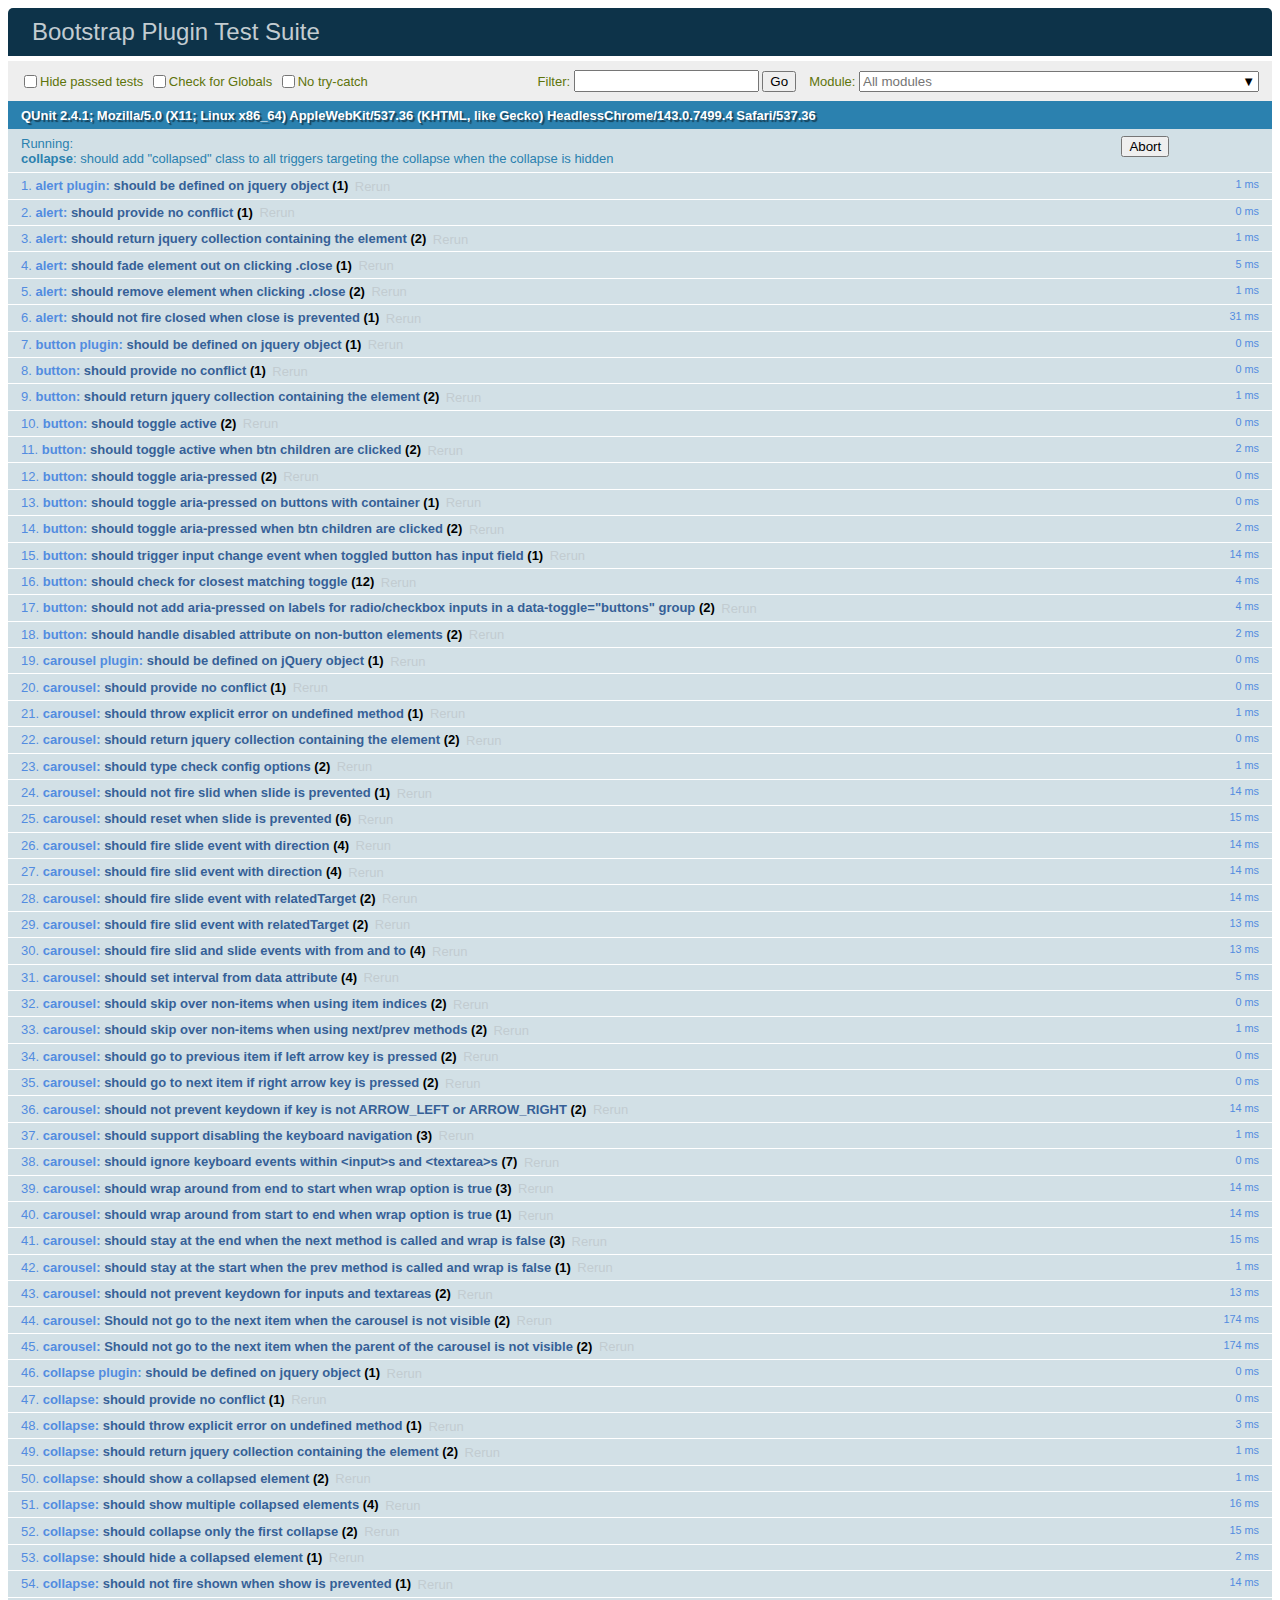
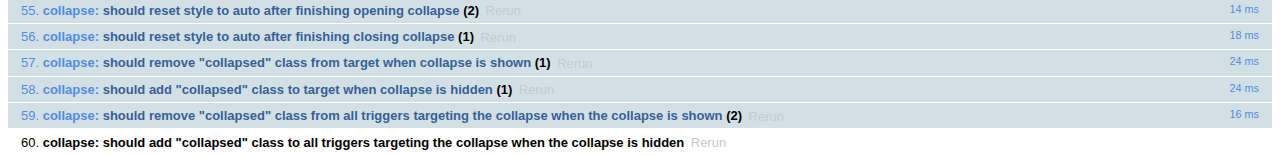
<file: js/tests/index.html>
<!doctype html>
<html lang="en">
  <head>
    <meta charset="utf-8">
    <meta name="viewport" content="width=device-width, initial-scale=1, shrink-to-fit=no">
    <title>Bootstrap Plugin Test Suite</title>

    <!-- jQuery -->
    <script>
      (function () {
        var path = '../../assets/js/vendor/jquery-slim.min.js'
        // get jquery param from the query string.
        var jQueryVersion = location.search.match(/[?&]jquery=(.*?)(?=&|$)/)

        // If a version was specified, use that version from our vendor folder
        if (jQueryVersion) {
          path = 'vendor/jquery-' + jQueryVersion[1] + '.min.js'
        }
        document.write('<script src="' + path + '"><\/script>')
      }())
    </script>
    <script src="../../assets/js/vendor/popper.min.js"></script>

    <!-- QUnit -->
    <link rel="stylesheet" href="vendor/qunit.css" media="screen">
    <script src="vendor/qunit.js"></script>

    <script>
      // Disable jQuery event aliases to ensure we don't accidentally use any of them
      [
        'blur',
        'focus',
        'focusin',
        'focusout',
        'resize',
        'scroll',
        'click',
        'dblclick',
        'mousedown',
        'mouseup',
        'mousemove',
        'mouseover',
        'mouseout',
        'mouseenter',
        'mouseleave',
        'change',
        'select',
        'submit',
        'keydown',
        'keypress',
        'keyup',
        'contextmenu'
      ].forEach(function(eventAlias) {
        $.fn[eventAlias] = function() {
          throw new Error('Using the ".' + eventAlias + '()" method is not allowed, so that Bootstrap can be compatible with custom jQuery builds which exclude the "event aliases" module that defines said method. See https://github.com/twbs/bootstrap/blob/master/CONTRIBUTING.md#js')
        }
      })

      // Require assert.expect in each test
      QUnit.config.requireExpects = true

      // See https://github.com/axemclion/grunt-saucelabs#test-result-details-with-qunit
      var log = []
      var testName

      QUnit.done(function(testResults) {
        var tests = []
        for (var i = 0; i < log.length; i++) {
          var details = log[i]
          tests.push({
            name: details.name,
            result: details.result,
            expected: details.expected,
            actual: details.actual,
            source: details.source
          })
        }
        testResults.tests = tests

        window.global_test_results = testResults
      })

      QUnit.testStart(function(testDetails) {
        QUnit.log(function(details) {
          if (!details.result) {
            details.name = testDetails.name
            log.push(details)
          }
        })
      })

      // Display fixture on-screen on iOS to avoid false positives
      // See https://github.com/twbs/bootstrap/pull/15955
      if (/iPhone|iPad|iPod/.test(navigator.userAgent)) {
        QUnit.begin(function() {
          $('#qunit-fixture').css({ top: 0, left: 0 })
        })

        QUnit.done(function() {
          $('#qunit-fixture').css({ top: '', left: '' })
        })
      }
    </script>

    <!-- Transpiled Plugins -->
    <script src="../dist/util.js"></script>
    <script src="../dist/alert.js"></script>
    <script src="../dist/button.js"></script>
    <script src="../dist/carousel.js"></script>
    <script src="../dist/collapse.js"></script>
    <script src="../dist/dropdown.js"></script>
    <script src="../dist/modal.js"></script>
    <script src="../dist/scrollspy.js"></script>
    <script src="../dist/tab.js"></script>
    <script src="../dist/tooltip.js"></script>
    <script src="../dist/popover.js"></script>

    <!-- Unit Tests -->
    <script src="unit/alert.js"></script>
    <script src="unit/button.js"></script>
    <script src="unit/carousel.js"></script>
    <script src="unit/collapse.js"></script>
    <script src="unit/dropdown.js"></script>
    <script src="unit/modal.js"></script>
    <script src="unit/scrollspy.js"></script>
    <script src="unit/tab.js"></script>
    <script src="unit/tooltip.js"></script>
    <script src="unit/popover.js"></script>
    <script src="unit/util.js"></script>
  </head>
  <body>
    <div id="qunit-container">
      <div id="qunit"></div>
      <div id="qunit-fixture"></div>
    </div>
  </body>
</html>
</file>
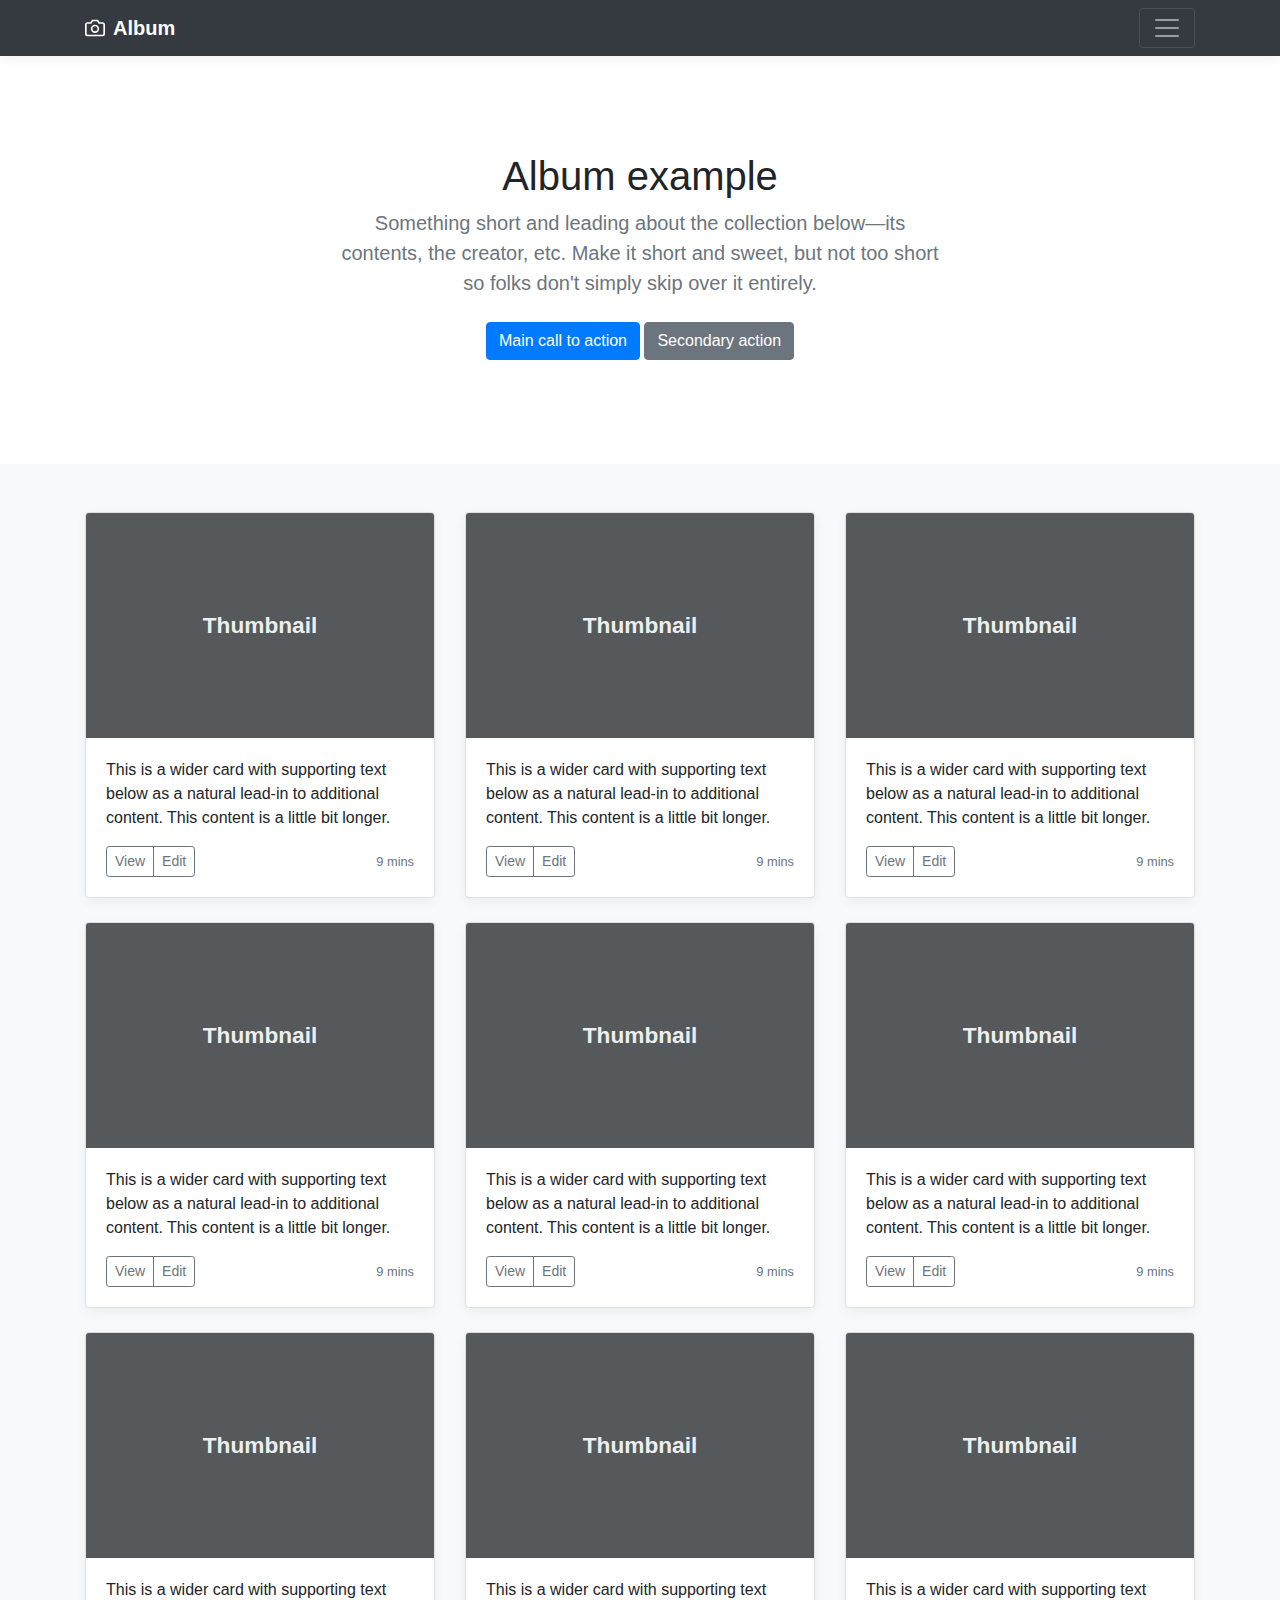
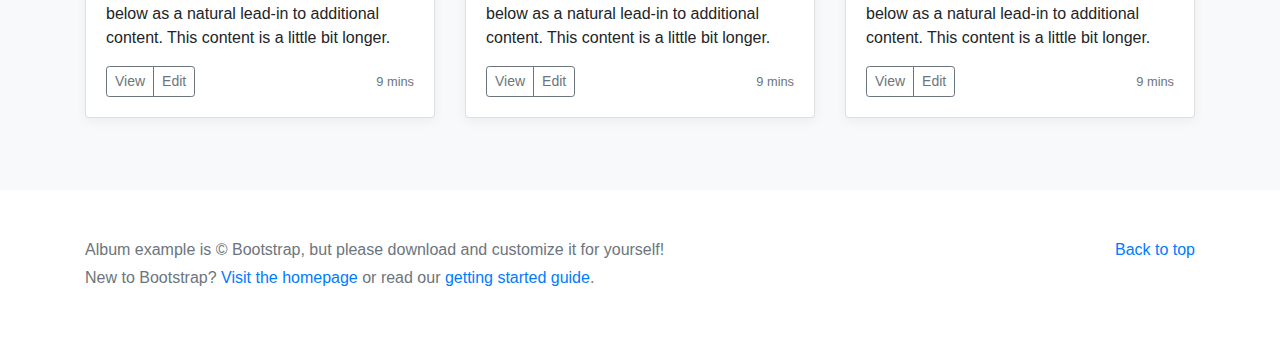
<file: docs/4.0/examples/album/index.html>
<!doctype html>
<html lang="en">
  <head>
    <meta charset="utf-8">
    <meta name="viewport" content="width=device-width, initial-scale=1, shrink-to-fit=no">
    <meta name="description" content="">
    <meta name="author" content="">
    <link rel="icon" href="../../../../favicon.ico">

    <title>Album example for Bootstrap</title>

    <!-- Bootstrap core CSS -->
    <link href="../../../../dist/css/bootstrap.min.css" rel="stylesheet">

    <!-- Custom styles for this template -->
    <link href="album.css" rel="stylesheet">
  </head>

  <body>

    <header>
      <div class="collapse bg-dark" id="navbarHeader">
        <div class="container">
          <div class="row">
            <div class="col-sm-8 col-md-7 py-4">
              <h4 class="text-white">About</h4>
              <p class="text-muted">Add some information about the album below, the author, or any other background context. Make it a few sentences long so folks can pick up some informative tidbits. Then, link them off to some social networking sites or contact information.</p>
            </div>
            <div class="col-sm-4 offset-md-1 py-4">
              <h4 class="text-white">Contact</h4>
              <ul class="list-unstyled">
                <li><a href="#" class="text-white">Follow on Twitter</a></li>
                <li><a href="#" class="text-white">Like on Facebook</a></li>
                <li><a href="#" class="text-white">Email me</a></li>
              </ul>
            </div>
          </div>
        </div>
      </div>
      <div class="navbar navbar-dark bg-dark box-shadow">
        <div class="container d-flex justify-content-between">
          <a href="#" class="navbar-brand d-flex align-items-center">
            <svg xmlns="http://www.w3.org/2000/svg" width="20" height="20" viewBox="0 0 24 24" fill="none" stroke="currentColor" stroke-width="2" stroke-linecap="round" stroke-linejoin="round" class="mr-2"><path d="M23 19a2 2 0 0 1-2 2H3a2 2 0 0 1-2-2V8a2 2 0 0 1 2-2h4l2-3h6l2 3h4a2 2 0 0 1 2 2z"></path><circle cx="12" cy="13" r="4"></circle></svg>
            <strong>Album</strong>
          </a>
          <button class="navbar-toggler" type="button" data-toggle="collapse" data-target="#navbarHeader" aria-controls="navbarHeader" aria-expanded="false" aria-label="Toggle navigation">
            <span class="navbar-toggler-icon"></span>
          </button>
        </div>
      </div>
    </header>

    <main role="main">

      <section class="jumbotron text-center">
        <div class="container">
          <h1 class="jumbotron-heading">Album example</h1>
          <p class="lead text-muted">Something short and leading about the collection below—its contents, the creator, etc. Make it short and sweet, but not too short so folks don't simply skip over it entirely.</p>
          <p>
            <a href="#" class="btn btn-primary my-2">Main call to action</a>
            <a href="#" class="btn btn-secondary my-2">Secondary action</a>
          </p>
        </div>
      </section>

      <div class="album py-5 bg-light">
        <div class="container">

          <div class="row">
            <div class="col-md-4">
              <div class="card mb-4 box-shadow">
                <img class="card-img-top" data-src="holder.js/100px225?theme=thumb&bg=55595c&fg=eceeef&text=Thumbnail" alt="Card image cap">
                <div class="card-body">
                  <p class="card-text">This is a wider card with supporting text below as a natural lead-in to additional content. This content is a little bit longer.</p>
                  <div class="d-flex justify-content-between align-items-center">
                    <div class="btn-group">
                      <button type="button" class="btn btn-sm btn-outline-secondary">View</button>
                      <button type="button" class="btn btn-sm btn-outline-secondary">Edit</button>
                    </div>
                    <small class="text-muted">9 mins</small>
                  </div>
                </div>
              </div>
            </div>
            <div class="col-md-4">
              <div class="card mb-4 box-shadow">
                <img class="card-img-top" data-src="holder.js/100px225?theme=thumb&bg=55595c&fg=eceeef&text=Thumbnail" alt="Card image cap">
                <div class="card-body">
                  <p class="card-text">This is a wider card with supporting text below as a natural lead-in to additional content. This content is a little bit longer.</p>
                  <div class="d-flex justify-content-between align-items-center">
                    <div class="btn-group">
                      <button type="button" class="btn btn-sm btn-outline-secondary">View</button>
                      <button type="button" class="btn btn-sm btn-outline-secondary">Edit</button>
                    </div>
                    <small class="text-muted">9 mins</small>
                  </div>
                </div>
              </div>
            </div>
            <div class="col-md-4">
              <div class="card mb-4 box-shadow">
                <img class="card-img-top" data-src="holder.js/100px225?theme=thumb&bg=55595c&fg=eceeef&text=Thumbnail" alt="Card image cap">
                <div class="card-body">
                  <p class="card-text">This is a wider card with supporting text below as a natural lead-in to additional content. This content is a little bit longer.</p>
                  <div class="d-flex justify-content-between align-items-center">
                    <div class="btn-group">
                      <button type="button" class="btn btn-sm btn-outline-secondary">View</button>
                      <button type="button" class="btn btn-sm btn-outline-secondary">Edit</button>
                    </div>
                    <small class="text-muted">9 mins</small>
                  </div>
                </div>
              </div>
            </div>

            <div class="col-md-4">
              <div class="card mb-4 box-shadow">
                <img class="card-img-top" data-src="holder.js/100px225?theme=thumb&bg=55595c&fg=eceeef&text=Thumbnail" alt="Card image cap">
                <div class="card-body">
                  <p class="card-text">This is a wider card with supporting text below as a natural lead-in to additional content. This content is a little bit longer.</p>
                  <div class="d-flex justify-content-between align-items-center">
                    <div class="btn-group">
                      <button type="button" class="btn btn-sm btn-outline-secondary">View</button>
                      <button type="button" class="btn btn-sm btn-outline-secondary">Edit</button>
                    </div>
                    <small class="text-muted">9 mins</small>
                  </div>
                </div>
              </div>
            </div>
            <div class="col-md-4">
              <div class="card mb-4 box-shadow">
                <img class="card-img-top" data-src="holder.js/100px225?theme=thumb&bg=55595c&fg=eceeef&text=Thumbnail" alt="Card image cap">
                <div class="card-body">
                  <p class="card-text">This is a wider card with supporting text below as a natural lead-in to additional content. This content is a little bit longer.</p>
                  <div class="d-flex justify-content-between align-items-center">
                    <div class="btn-group">
                      <button type="button" class="btn btn-sm btn-outline-secondary">View</button>
                      <button type="button" class="btn btn-sm btn-outline-secondary">Edit</button>
                    </div>
                    <small class="text-muted">9 mins</small>
                  </div>
                </div>
              </div>
            </div>
            <div class="col-md-4">
              <div class="card mb-4 box-shadow">
                <img class="card-img-top" data-src="holder.js/100px225?theme=thumb&bg=55595c&fg=eceeef&text=Thumbnail" alt="Card image cap">
                <div class="card-body">
                  <p class="card-text">This is a wider card with supporting text below as a natural lead-in to additional content. This content is a little bit longer.</p>
                  <div class="d-flex justify-content-between align-items-center">
                    <div class="btn-group">
                      <button type="button" class="btn btn-sm btn-outline-secondary">View</button>
                      <button type="button" class="btn btn-sm btn-outline-secondary">Edit</button>
                    </div>
                    <small class="text-muted">9 mins</small>
                  </div>
                </div>
              </div>
            </div>

            <div class="col-md-4">
              <div class="card mb-4 box-shadow">
                <img class="card-img-top" data-src="holder.js/100px225?theme=thumb&bg=55595c&fg=eceeef&text=Thumbnail" alt="Card image cap">
                <div class="card-body">
                  <p class="card-text">This is a wider card with supporting text below as a natural lead-in to additional content. This content is a little bit longer.</p>
                  <div class="d-flex justify-content-between align-items-center">
                    <div class="btn-group">
                      <button type="button" class="btn btn-sm btn-outline-secondary">View</button>
                      <button type="button" class="btn btn-sm btn-outline-secondary">Edit</button>
                    </div>
                    <small class="text-muted">9 mins</small>
                  </div>
                </div>
              </div>
            </div>
            <div class="col-md-4">
              <div class="card mb-4 box-shadow">
                <img class="card-img-top" data-src="holder.js/100px225?theme=thumb&bg=55595c&fg=eceeef&text=Thumbnail" alt="Card image cap">
                <div class="card-body">
                  <p class="card-text">This is a wider card with supporting text below as a natural lead-in to additional content. This content is a little bit longer.</p>
                  <div class="d-flex justify-content-between align-items-center">
                    <div class="btn-group">
                      <button type="button" class="btn btn-sm btn-outline-secondary">View</button>
                      <button type="button" class="btn btn-sm btn-outline-secondary">Edit</button>
                    </div>
                    <small class="text-muted">9 mins</small>
                  </div>
                </div>
              </div>
            </div>
            <div class="col-md-4">
              <div class="card mb-4 box-shadow">
                <img class="card-img-top" data-src="holder.js/100px225?theme=thumb&bg=55595c&fg=eceeef&text=Thumbnail" alt="Card image cap">
                <div class="card-body">
                  <p class="card-text">This is a wider card with supporting text below as a natural lead-in to additional content. This content is a little bit longer.</p>
                  <div class="d-flex justify-content-between align-items-center">
                    <div class="btn-group">
                      <button type="button" class="btn btn-sm btn-outline-secondary">View</button>
                      <button type="button" class="btn btn-sm btn-outline-secondary">Edit</button>
                    </div>
                    <small class="text-muted">9 mins</small>
                  </div>
                </div>
              </div>
            </div>
          </div>
        </div>
      </div>

    </main>

    <footer class="text-muted">
      <div class="container">
        <p class="float-right">
          <a href="#">Back to top</a>
        </p>
        <p>Album example is &copy; Bootstrap, but please download and customize it for yourself!</p>
        <p>New to Bootstrap? <a href="../../">Visit the homepage</a> or read our <a href="../../getting-started/">getting started guide</a>.</p>
      </div>
    </footer>

    <!-- Bootstrap core JavaScript
    ================================================== -->
    <!-- Placed at the end of the document so the pages load faster -->
    <script src="https://code.jquery.com/jquery-3.2.1.slim.min.js" integrity="sha384-KJ3o2DKtIkvYIK3UENzmM7KCkRr/rE9/Qpg6aAZGJwFDMVNA/GpGFF93hXpG5KkN" crossorigin="anonymous"></script>
    <script>window.jQuery || document.write('<script src="../../../../assets/js/vendor/jquery-slim.min.js"><\/script>')</script>
    <script src="../../../../assets/js/vendor/popper.min.js"></script>
    <script src="../../../../dist/js/bootstrap.min.js"></script>
    <script src="../../../../assets/js/vendor/holder.min.js"></script>
  </body>
</html>
</file>
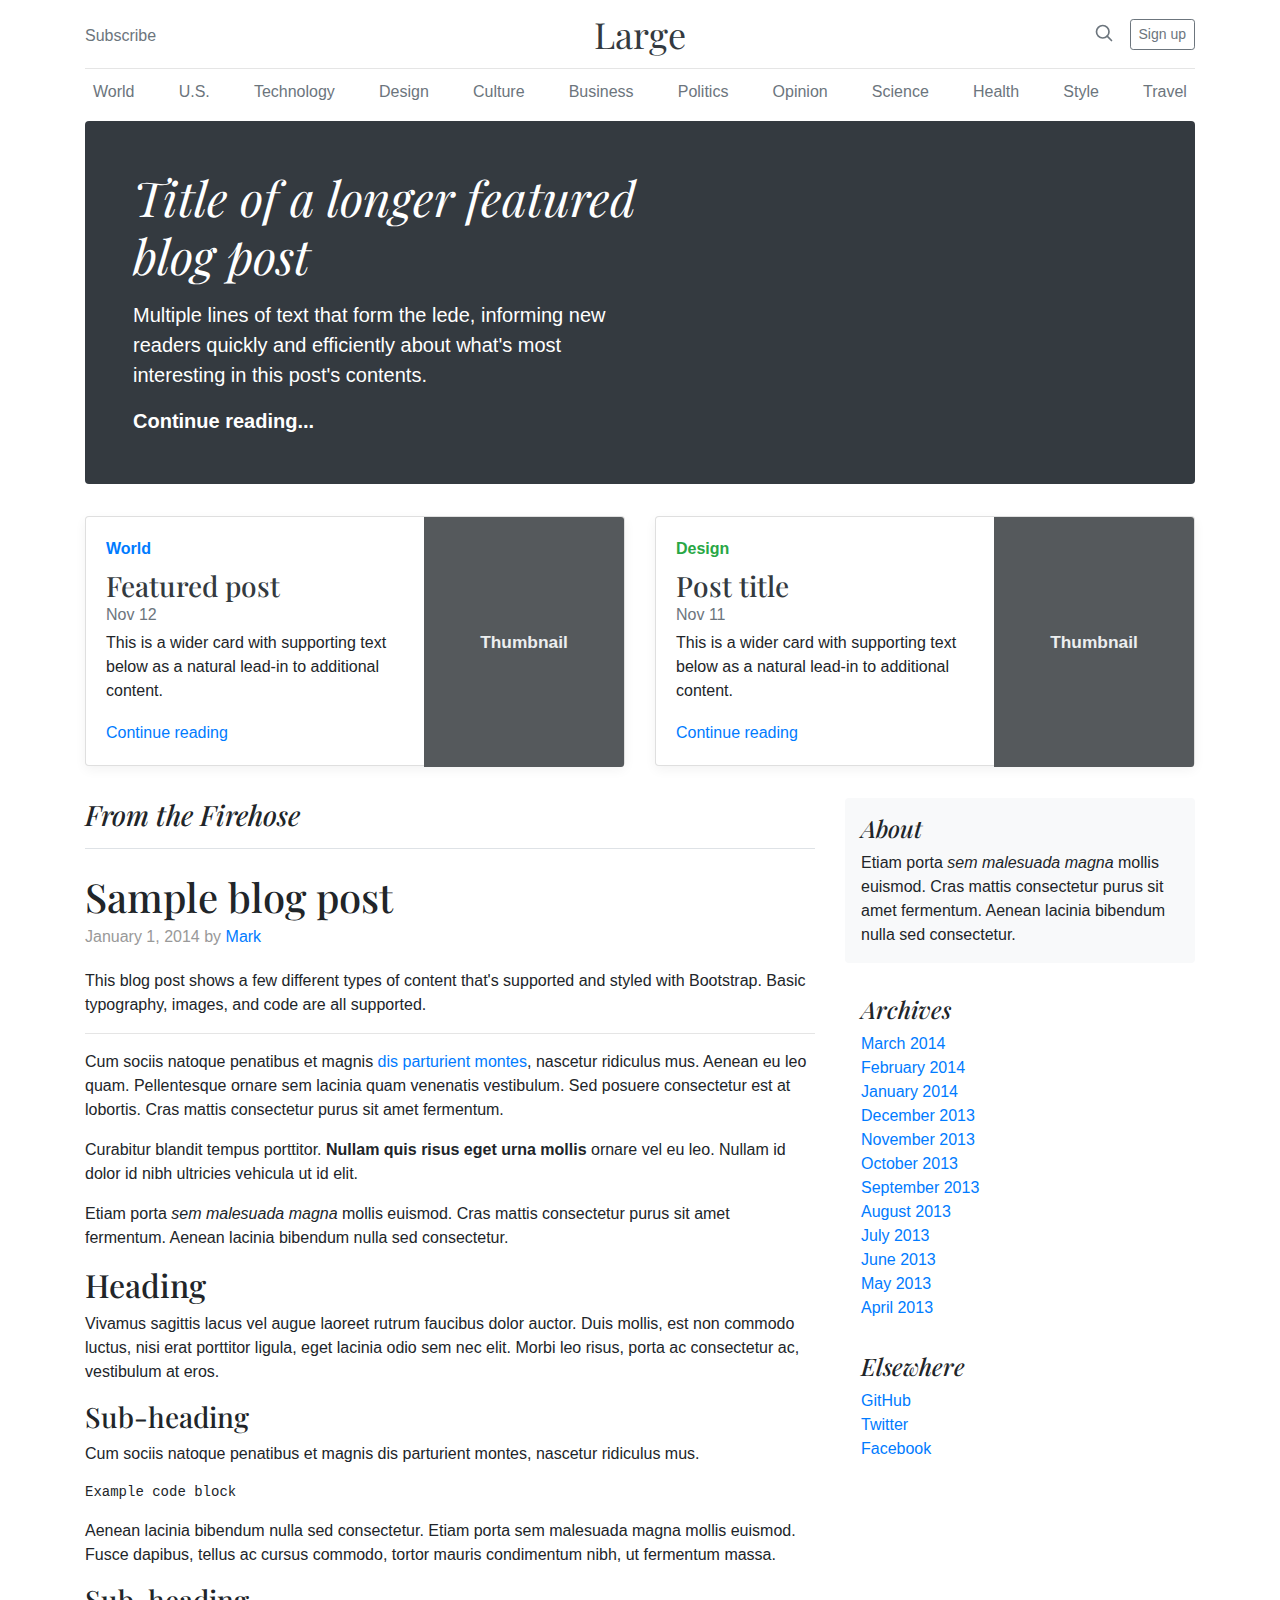
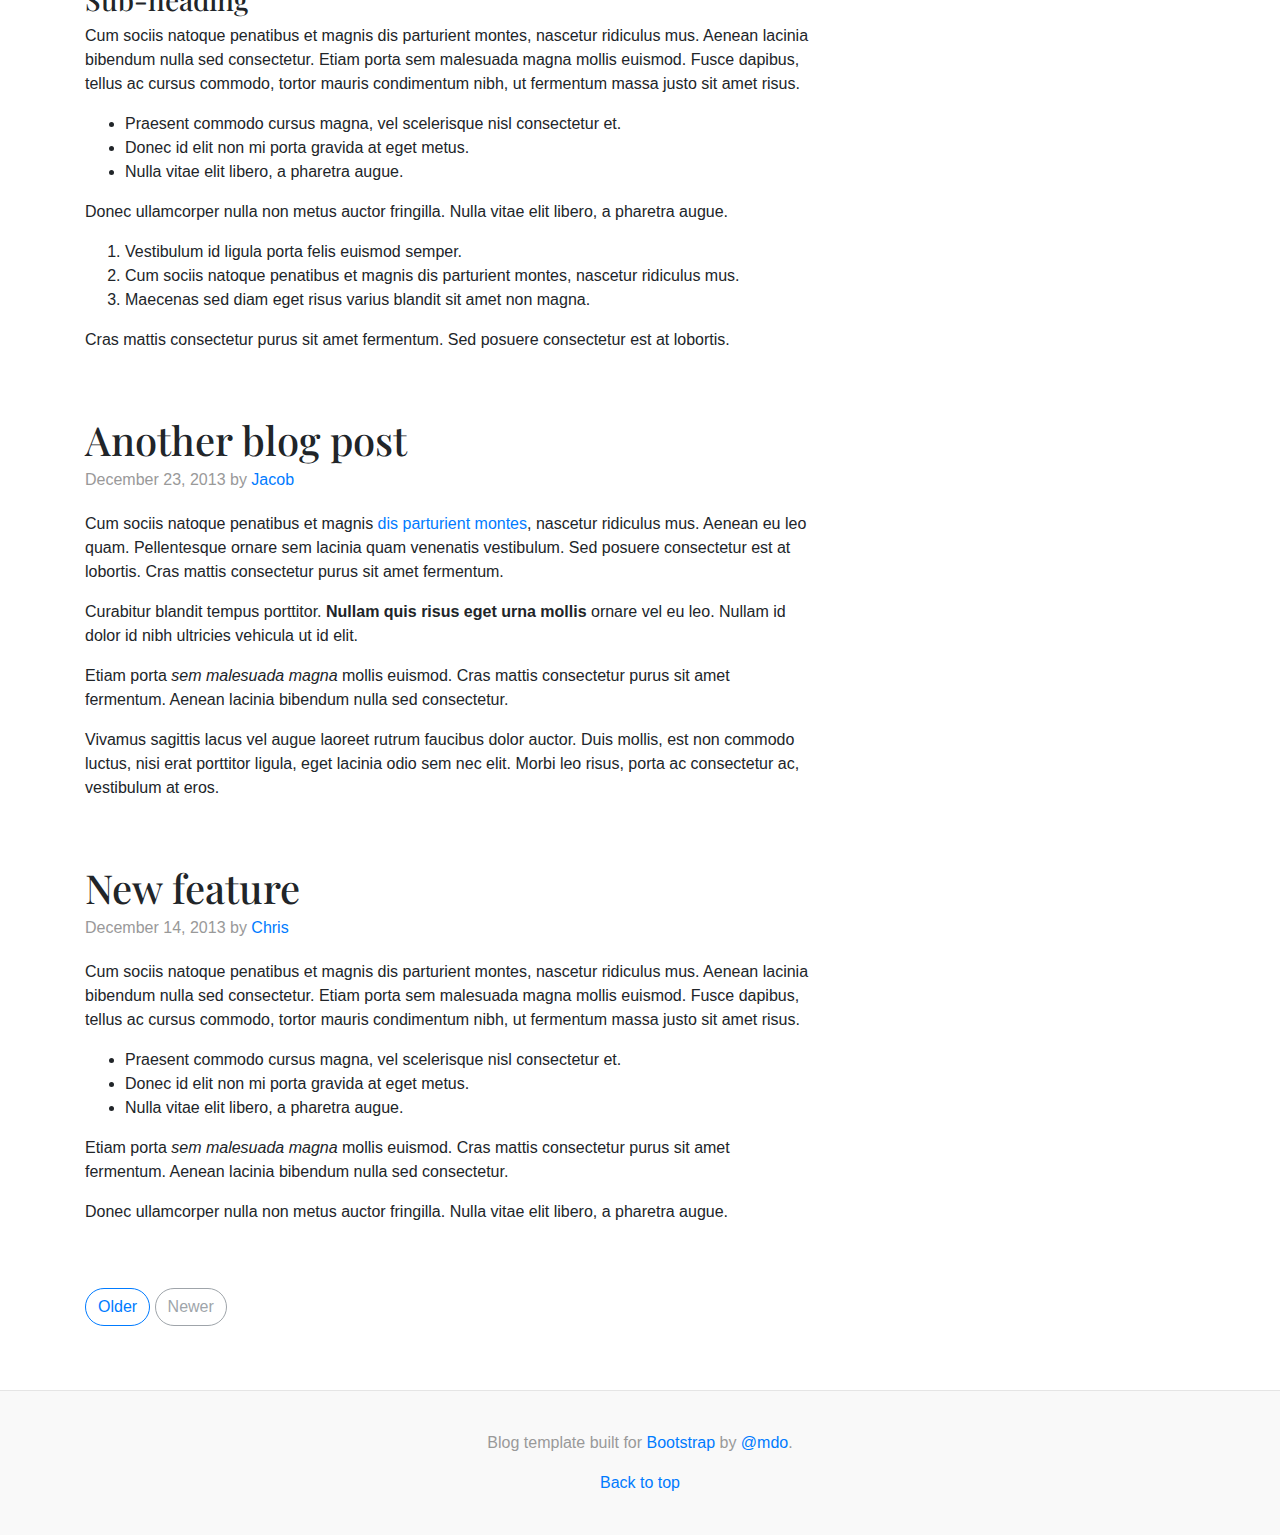
<file: docs/4.0/examples/blog/index.html>
<!doctype html>
<html lang="en">
  <head>
    <meta charset="utf-8">
    <meta name="viewport" content="width=device-width, initial-scale=1, shrink-to-fit=no">
    <meta name="description" content="">
    <meta name="author" content="">
    <link rel="icon" href="../../../../favicon.ico">

    <title>Blog Template for Bootstrap</title>

    <!-- Bootstrap core CSS -->
    <link href="../../../../dist/css/bootstrap.min.css" rel="stylesheet">

    <!-- Custom styles for this template -->
    <link href="https://fonts.googleapis.com/css?family=Playfair+Display:700,900" rel="stylesheet">
    <link href="blog.css" rel="stylesheet">
  </head>

  <body>

    <div class="container">
      <header class="blog-header py-3">
        <div class="row flex-nowrap justify-content-between align-items-center">
          <div class="col-4 pt-1">
            <a class="text-muted" href="#">Subscribe</a>
          </div>
          <div class="col-4 text-center">
            <a class="blog-header-logo text-dark" href="#">Large</a>
          </div>
          <div class="col-4 d-flex justify-content-end align-items-center">
            <a class="text-muted" href="#">
              <svg xmlns="http://www.w3.org/2000/svg" width="20" height="20" viewBox="0 0 24 24" fill="none" stroke="currentColor" stroke-width="2" stroke-linecap="round" stroke-linejoin="round" class="mx-3"><circle cx="10.5" cy="10.5" r="7.5"></circle><line x1="21" y1="21" x2="15.8" y2="15.8"></line></svg>
            </a>
            <a class="btn btn-sm btn-outline-secondary" href="#">Sign up</a>
          </div>
        </div>
      </header>

      <div class="nav-scroller py-1 mb-2">
        <nav class="nav d-flex justify-content-between">
          <a class="p-2 text-muted" href="#">World</a>
          <a class="p-2 text-muted" href="#">U.S.</a>
          <a class="p-2 text-muted" href="#">Technology</a>
          <a class="p-2 text-muted" href="#">Design</a>
          <a class="p-2 text-muted" href="#">Culture</a>
          <a class="p-2 text-muted" href="#">Business</a>
          <a class="p-2 text-muted" href="#">Politics</a>
          <a class="p-2 text-muted" href="#">Opinion</a>
          <a class="p-2 text-muted" href="#">Science</a>
          <a class="p-2 text-muted" href="#">Health</a>
          <a class="p-2 text-muted" href="#">Style</a>
          <a class="p-2 text-muted" href="#">Travel</a>
        </nav>
      </div>

      <div class="jumbotron p-3 p-md-5 text-white rounded bg-dark">
        <div class="col-md-6 px-0">
          <h1 class="display-4 font-italic">Title of a longer featured blog post</h1>
          <p class="lead my-3">Multiple lines of text that form the lede, informing new readers quickly and efficiently about what's most interesting in this post's contents.</p>
          <p class="lead mb-0"><a href="#" class="text-white font-weight-bold">Continue reading...</a></p>
        </div>
      </div>

      <div class="row mb-2">
        <div class="col-md-6">
          <div class="card flex-md-row mb-4 box-shadow h-md-250">
            <div class="card-body d-flex flex-column align-items-start">
              <strong class="d-inline-block mb-2 text-primary">World</strong>
              <h3 class="mb-0">
                <a class="text-dark" href="#">Featured post</a>
              </h3>
              <div class="mb-1 text-muted">Nov 12</div>
              <p class="card-text mb-auto">This is a wider card with supporting text below as a natural lead-in to additional content.</p>
              <a href="#">Continue reading</a>
            </div>
            <img class="card-img-right flex-auto d-none d-md-block" data-src="holder.js/200x250?theme=thumb" alt="Card image cap">
          </div>
        </div>
        <div class="col-md-6">
          <div class="card flex-md-row mb-4 box-shadow h-md-250">
            <div class="card-body d-flex flex-column align-items-start">
              <strong class="d-inline-block mb-2 text-success">Design</strong>
              <h3 class="mb-0">
                <a class="text-dark" href="#">Post title</a>
              </h3>
              <div class="mb-1 text-muted">Nov 11</div>
              <p class="card-text mb-auto">This is a wider card with supporting text below as a natural lead-in to additional content.</p>
              <a href="#">Continue reading</a>
            </div>
            <img class="card-img-right flex-auto d-none d-md-block" data-src="holder.js/200x250?theme=thumb" alt="Card image cap">
          </div>
        </div>
      </div>
    </div>

    <main role="main" class="container">
      <div class="row">
        <div class="col-md-8 blog-main">
          <h3 class="pb-3 mb-4 font-italic border-bottom">
            From the Firehose
          </h3>

          <div class="blog-post">
            <h2 class="blog-post-title">Sample blog post</h2>
            <p class="blog-post-meta">January 1, 2014 by <a href="#">Mark</a></p>

            <p>This blog post shows a few different types of content that's supported and styled with Bootstrap. Basic typography, images, and code are all supported.</p>
            <hr>
            <p>Cum sociis natoque penatibus et magnis <a href="#">dis parturient montes</a>, nascetur ridiculus mus. Aenean eu leo quam. Pellentesque ornare sem lacinia quam venenatis vestibulum. Sed posuere consectetur est at lobortis. Cras mattis consectetur purus sit amet fermentum.</p>
            <blockquote>
              <p>Curabitur blandit tempus porttitor. <strong>Nullam quis risus eget urna mollis</strong> ornare vel eu leo. Nullam id dolor id nibh ultricies vehicula ut id elit.</p>
            </blockquote>
            <p>Etiam porta <em>sem malesuada magna</em> mollis euismod. Cras mattis consectetur purus sit amet fermentum. Aenean lacinia bibendum nulla sed consectetur.</p>
            <h2>Heading</h2>
            <p>Vivamus sagittis lacus vel augue laoreet rutrum faucibus dolor auctor. Duis mollis, est non commodo luctus, nisi erat porttitor ligula, eget lacinia odio sem nec elit. Morbi leo risus, porta ac consectetur ac, vestibulum at eros.</p>
            <h3>Sub-heading</h3>
            <p>Cum sociis natoque penatibus et magnis dis parturient montes, nascetur ridiculus mus.</p>
            <pre><code>Example code block</code></pre>
            <p>Aenean lacinia bibendum nulla sed consectetur. Etiam porta sem malesuada magna mollis euismod. Fusce dapibus, tellus ac cursus commodo, tortor mauris condimentum nibh, ut fermentum massa.</p>
            <h3>Sub-heading</h3>
            <p>Cum sociis natoque penatibus et magnis dis parturient montes, nascetur ridiculus mus. Aenean lacinia bibendum nulla sed consectetur. Etiam porta sem malesuada magna mollis euismod. Fusce dapibus, tellus ac cursus commodo, tortor mauris condimentum nibh, ut fermentum massa justo sit amet risus.</p>
            <ul>
              <li>Praesent commodo cursus magna, vel scelerisque nisl consectetur et.</li>
              <li>Donec id elit non mi porta gravida at eget metus.</li>
              <li>Nulla vitae elit libero, a pharetra augue.</li>
            </ul>
            <p>Donec ullamcorper nulla non metus auctor fringilla. Nulla vitae elit libero, a pharetra augue.</p>
            <ol>
              <li>Vestibulum id ligula porta felis euismod semper.</li>
              <li>Cum sociis natoque penatibus et magnis dis parturient montes, nascetur ridiculus mus.</li>
              <li>Maecenas sed diam eget risus varius blandit sit amet non magna.</li>
            </ol>
            <p>Cras mattis consectetur purus sit amet fermentum. Sed posuere consectetur est at lobortis.</p>
          </div><!-- /.blog-post -->

          <div class="blog-post">
            <h2 class="blog-post-title">Another blog post</h2>
            <p class="blog-post-meta">December 23, 2013 by <a href="#">Jacob</a></p>

            <p>Cum sociis natoque penatibus et magnis <a href="#">dis parturient montes</a>, nascetur ridiculus mus. Aenean eu leo quam. Pellentesque ornare sem lacinia quam venenatis vestibulum. Sed posuere consectetur est at lobortis. Cras mattis consectetur purus sit amet fermentum.</p>
            <blockquote>
              <p>Curabitur blandit tempus porttitor. <strong>Nullam quis risus eget urna mollis</strong> ornare vel eu leo. Nullam id dolor id nibh ultricies vehicula ut id elit.</p>
            </blockquote>
            <p>Etiam porta <em>sem malesuada magna</em> mollis euismod. Cras mattis consectetur purus sit amet fermentum. Aenean lacinia bibendum nulla sed consectetur.</p>
            <p>Vivamus sagittis lacus vel augue laoreet rutrum faucibus dolor auctor. Duis mollis, est non commodo luctus, nisi erat porttitor ligula, eget lacinia odio sem nec elit. Morbi leo risus, porta ac consectetur ac, vestibulum at eros.</p>
          </div><!-- /.blog-post -->

          <div class="blog-post">
            <h2 class="blog-post-title">New feature</h2>
            <p class="blog-post-meta">December 14, 2013 by <a href="#">Chris</a></p>

            <p>Cum sociis natoque penatibus et magnis dis parturient montes, nascetur ridiculus mus. Aenean lacinia bibendum nulla sed consectetur. Etiam porta sem malesuada magna mollis euismod. Fusce dapibus, tellus ac cursus commodo, tortor mauris condimentum nibh, ut fermentum massa justo sit amet risus.</p>
            <ul>
              <li>Praesent commodo cursus magna, vel scelerisque nisl consectetur et.</li>
              <li>Donec id elit non mi porta gravida at eget metus.</li>
              <li>Nulla vitae elit libero, a pharetra augue.</li>
            </ul>
            <p>Etiam porta <em>sem malesuada magna</em> mollis euismod. Cras mattis consectetur purus sit amet fermentum. Aenean lacinia bibendum nulla sed consectetur.</p>
            <p>Donec ullamcorper nulla non metus auctor fringilla. Nulla vitae elit libero, a pharetra augue.</p>
          </div><!-- /.blog-post -->

          <nav class="blog-pagination">
            <a class="btn btn-outline-primary" href="#">Older</a>
            <a class="btn btn-outline-secondary disabled" href="#">Newer</a>
          </nav>

        </div><!-- /.blog-main -->

        <aside class="col-md-4 blog-sidebar">
          <div class="p-3 mb-3 bg-light rounded">
            <h4 class="font-italic">About</h4>
            <p class="mb-0">Etiam porta <em>sem malesuada magna</em> mollis euismod. Cras mattis consectetur purus sit amet fermentum. Aenean lacinia bibendum nulla sed consectetur.</p>
          </div>

          <div class="p-3">
            <h4 class="font-italic">Archives</h4>
            <ol class="list-unstyled mb-0">
              <li><a href="#">March 2014</a></li>
              <li><a href="#">February 2014</a></li>
              <li><a href="#">January 2014</a></li>
              <li><a href="#">December 2013</a></li>
              <li><a href="#">November 2013</a></li>
              <li><a href="#">October 2013</a></li>
              <li><a href="#">September 2013</a></li>
              <li><a href="#">August 2013</a></li>
              <li><a href="#">July 2013</a></li>
              <li><a href="#">June 2013</a></li>
              <li><a href="#">May 2013</a></li>
              <li><a href="#">April 2013</a></li>
            </ol>
          </div>

          <div class="p-3">
            <h4 class="font-italic">Elsewhere</h4>
            <ol class="list-unstyled">
              <li><a href="#">GitHub</a></li>
              <li><a href="#">Twitter</a></li>
              <li><a href="#">Facebook</a></li>
            </ol>
          </div>
        </aside><!-- /.blog-sidebar -->

      </div><!-- /.row -->

    </main><!-- /.container -->

    <footer class="blog-footer">
      <p>Blog template built for <a href="https://getbootstrap.com/">Bootstrap</a> by <a href="https://twitter.com/mdo">@mdo</a>.</p>
      <p>
        <a href="#">Back to top</a>
      </p>
    </footer>

    <!-- Bootstrap core JavaScript
    ================================================== -->
    <!-- Placed at the end of the document so the pages load faster -->
    <script src="https://code.jquery.com/jquery-3.2.1.slim.min.js" integrity="sha384-KJ3o2DKtIkvYIK3UENzmM7KCkRr/rE9/Qpg6aAZGJwFDMVNA/GpGFF93hXpG5KkN" crossorigin="anonymous"></script>
    <script>window.jQuery || document.write('<script src="../../../../assets/js/vendor/jquery-slim.min.js"><\/script>')</script>
    <script src="../../../../assets/js/vendor/popper.min.js"></script>
    <script src="../../../../dist/js/bootstrap.min.js"></script>
    <script src="../../../../assets/js/vendor/holder.min.js"></script>
    <script>
      Holder.addTheme('thumb', {
        bg: '#55595c',
        fg: '#eceeef',
        text: 'Thumbnail'
      });
    </script>
  </body>
</html>
</file>
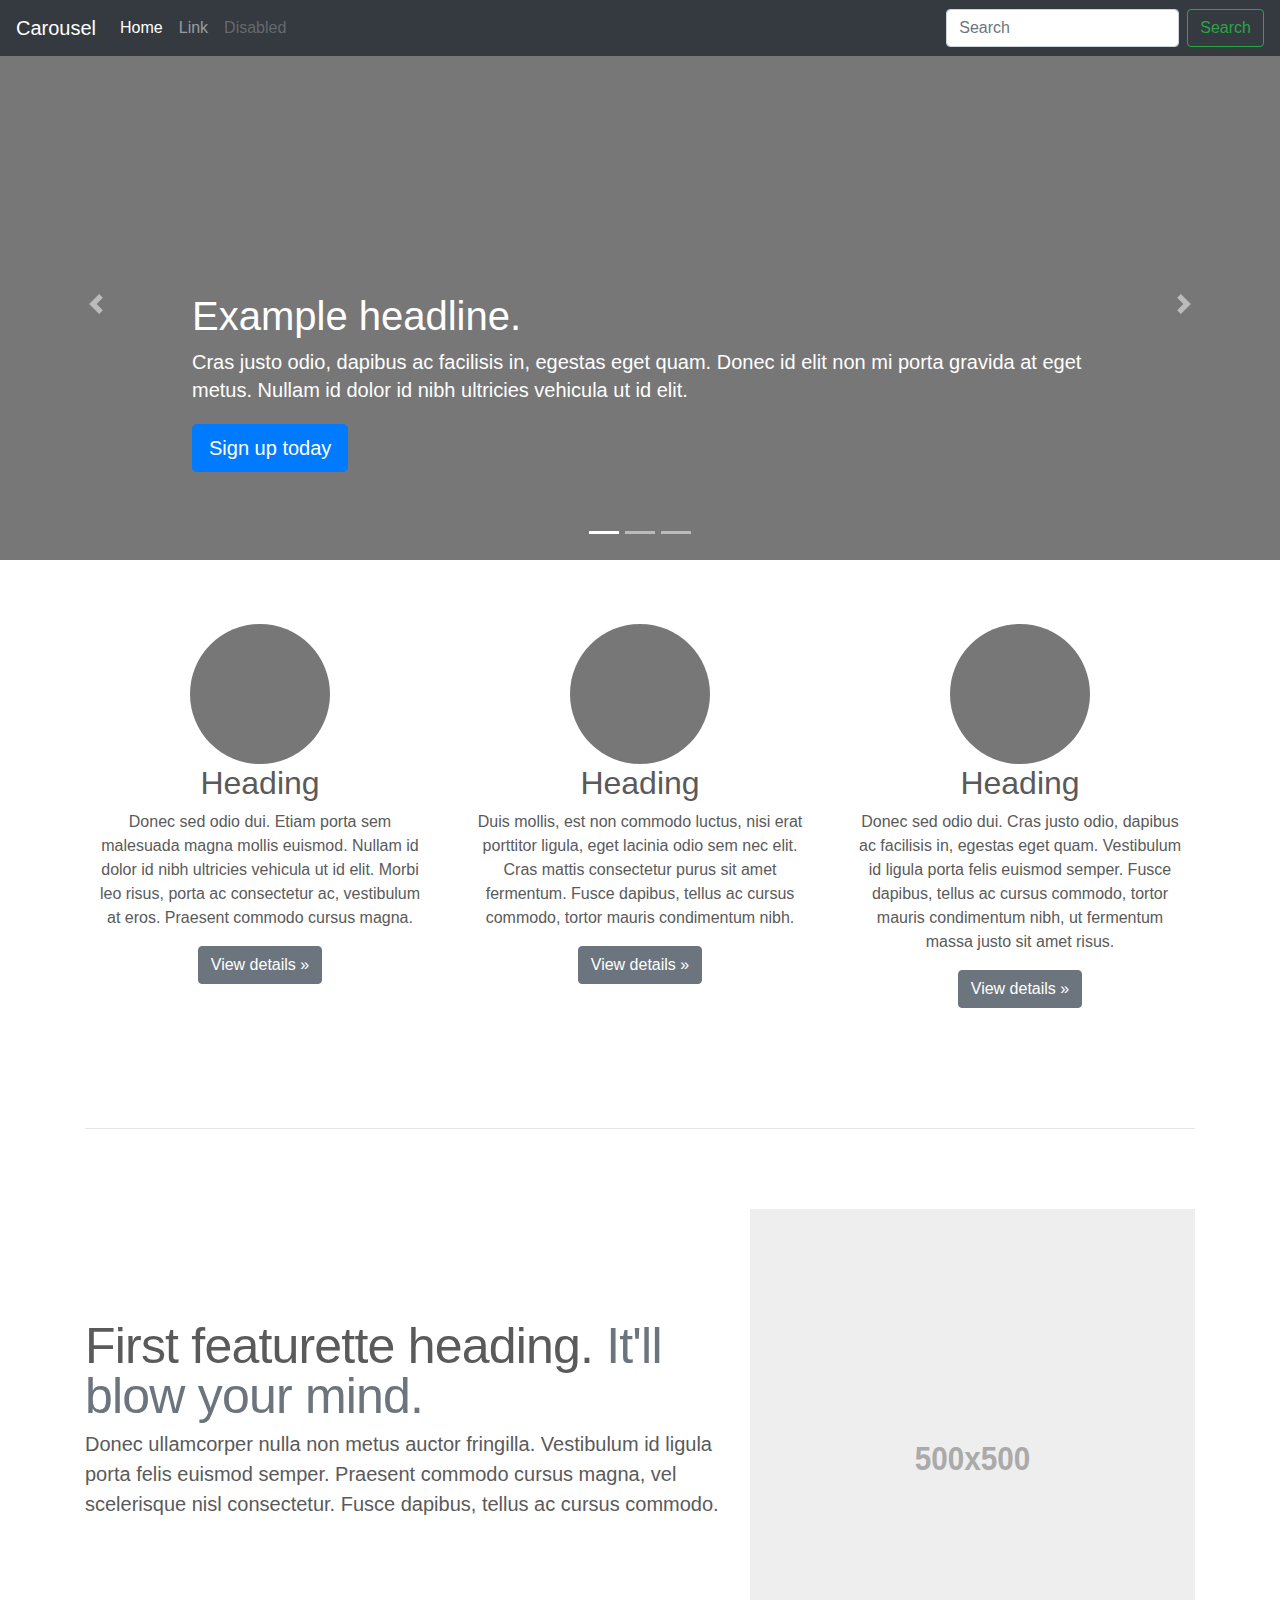
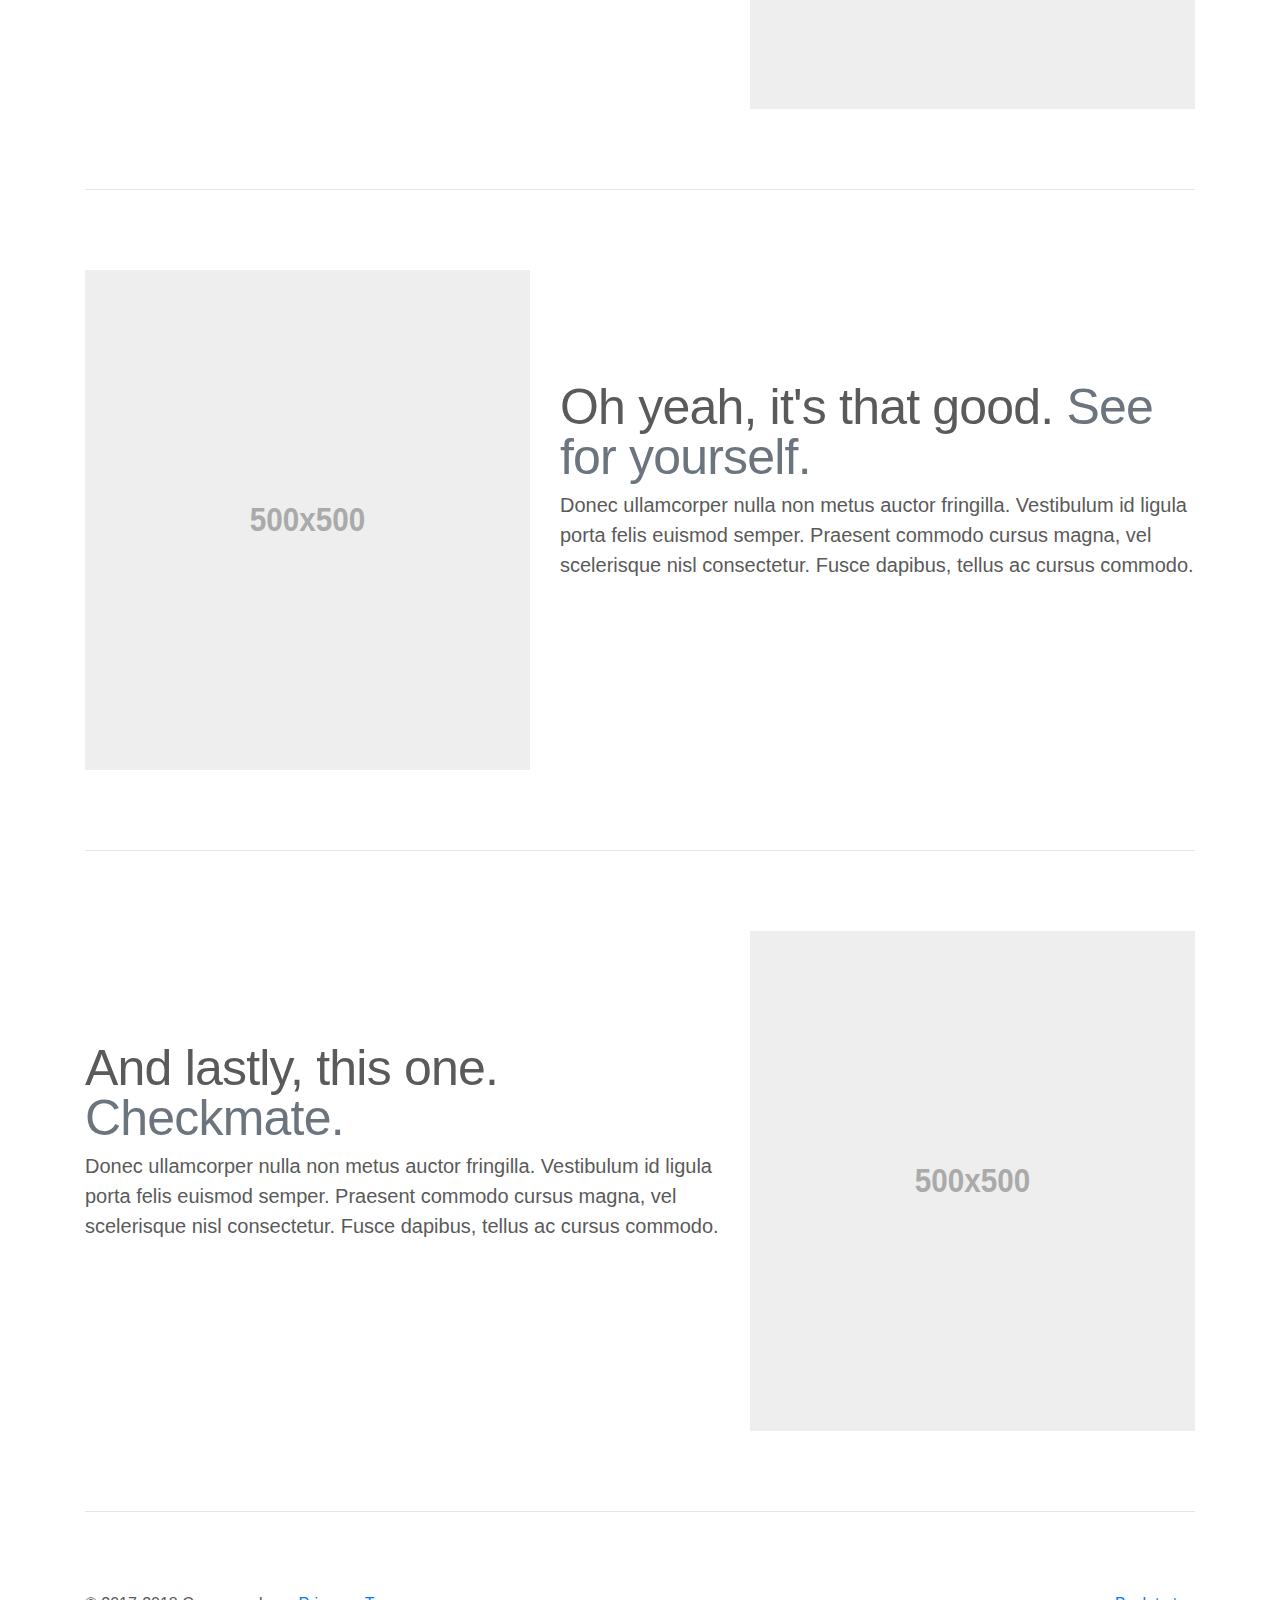
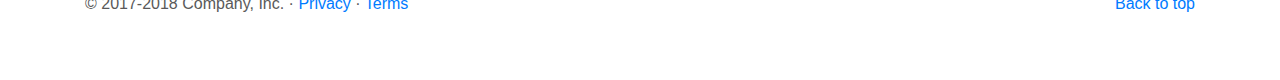
<file: docs/4.0/examples/carousel/index.html>
<!doctype html>
<html lang="en">
  <head>
    <meta charset="utf-8">
    <meta name="viewport" content="width=device-width, initial-scale=1, shrink-to-fit=no">
    <meta name="description" content="">
    <meta name="author" content="">
    <link rel="icon" href="../../../../favicon.ico">

    <title>Carousel Template for Bootstrap</title>

    <!-- Bootstrap core CSS -->
    <link href="../../../../dist/css/bootstrap.min.css" rel="stylesheet">

    <!-- Custom styles for this template -->
    <link href="carousel.css" rel="stylesheet">
  </head>
  <body>

    <header>
      <nav class="navbar navbar-expand-md navbar-dark fixed-top bg-dark">
        <a class="navbar-brand" href="#">Carousel</a>
        <button class="navbar-toggler" type="button" data-toggle="collapse" data-target="#navbarCollapse" aria-controls="navbarCollapse" aria-expanded="false" aria-label="Toggle navigation">
          <span class="navbar-toggler-icon"></span>
        </button>
        <div class="collapse navbar-collapse" id="navbarCollapse">
          <ul class="navbar-nav mr-auto">
            <li class="nav-item active">
              <a class="nav-link" href="#">Home <span class="sr-only">(current)</span></a>
            </li>
            <li class="nav-item">
              <a class="nav-link" href="#">Link</a>
            </li>
            <li class="nav-item">
              <a class="nav-link disabled" href="#">Disabled</a>
            </li>
          </ul>
          <form class="form-inline mt-2 mt-md-0">
            <input class="form-control mr-sm-2" type="text" placeholder="Search" aria-label="Search">
            <button class="btn btn-outline-success my-2 my-sm-0" type="submit">Search</button>
          </form>
        </div>
      </nav>
    </header>

    <main role="main">

      <div id="myCarousel" class="carousel slide" data-ride="carousel">
        <ol class="carousel-indicators">
          <li data-target="#myCarousel" data-slide-to="0" class="active"></li>
          <li data-target="#myCarousel" data-slide-to="1"></li>
          <li data-target="#myCarousel" data-slide-to="2"></li>
        </ol>
        <div class="carousel-inner">
          <div class="carousel-item active">
            <img class="first-slide" src="[data-uri]" alt="First slide">
            <div class="container">
              <div class="carousel-caption text-left">
                <h1>Example headline.</h1>
                <p>Cras justo odio, dapibus ac facilisis in, egestas eget quam. Donec id elit non mi porta gravida at eget metus. Nullam id dolor id nibh ultricies vehicula ut id elit.</p>
                <p><a class="btn btn-lg btn-primary" href="#" role="button">Sign up today</a></p>
              </div>
            </div>
          </div>
          <div class="carousel-item">
            <img class="second-slide" src="[data-uri]" alt="Second slide">
            <div class="container">
              <div class="carousel-caption">
                <h1>Another example headline.</h1>
                <p>Cras justo odio, dapibus ac facilisis in, egestas eget quam. Donec id elit non mi porta gravida at eget metus. Nullam id dolor id nibh ultricies vehicula ut id elit.</p>
                <p><a class="btn btn-lg btn-primary" href="#" role="button">Learn more</a></p>
              </div>
            </div>
          </div>
          <div class="carousel-item">
            <img class="third-slide" src="[data-uri]" alt="Third slide">
            <div class="container">
              <div class="carousel-caption text-right">
                <h1>One more for good measure.</h1>
                <p>Cras justo odio, dapibus ac facilisis in, egestas eget quam. Donec id elit non mi porta gravida at eget metus. Nullam id dolor id nibh ultricies vehicula ut id elit.</p>
                <p><a class="btn btn-lg btn-primary" href="#" role="button">Browse gallery</a></p>
              </div>
            </div>
          </div>
        </div>
        <a class="carousel-control-prev" href="#myCarousel" role="button" data-slide="prev">
          <span class="carousel-control-prev-icon" aria-hidden="true"></span>
          <span class="sr-only">Previous</span>
        </a>
        <a class="carousel-control-next" href="#myCarousel" role="button" data-slide="next">
          <span class="carousel-control-next-icon" aria-hidden="true"></span>
          <span class="sr-only">Next</span>
        </a>
      </div>


      <!-- Marketing messaging and featurettes
      ================================================== -->
      <!-- Wrap the rest of the page in another container to center all the content. -->

      <div class="container marketing">

        <!-- Three columns of text below the carousel -->
        <div class="row">
          <div class="col-lg-4">
            <img class="rounded-circle" src="[data-uri]" alt="Generic placeholder image" width="140" height="140">
            <h2>Heading</h2>
            <p>Donec sed odio dui. Etiam porta sem malesuada magna mollis euismod. Nullam id dolor id nibh ultricies vehicula ut id elit. Morbi leo risus, porta ac consectetur ac, vestibulum at eros. Praesent commodo cursus magna.</p>
            <p><a class="btn btn-secondary" href="#" role="button">View details &raquo;</a></p>
          </div><!-- /.col-lg-4 -->
          <div class="col-lg-4">
            <img class="rounded-circle" src="[data-uri]" alt="Generic placeholder image" width="140" height="140">
            <h2>Heading</h2>
            <p>Duis mollis, est non commodo luctus, nisi erat porttitor ligula, eget lacinia odio sem nec elit. Cras mattis consectetur purus sit amet fermentum. Fusce dapibus, tellus ac cursus commodo, tortor mauris condimentum nibh.</p>
            <p><a class="btn btn-secondary" href="#" role="button">View details &raquo;</a></p>
          </div><!-- /.col-lg-4 -->
          <div class="col-lg-4">
            <img class="rounded-circle" src="[data-uri]" alt="Generic placeholder image" width="140" height="140">
            <h2>Heading</h2>
            <p>Donec sed odio dui. Cras justo odio, dapibus ac facilisis in, egestas eget quam. Vestibulum id ligula porta felis euismod semper. Fusce dapibus, tellus ac cursus commodo, tortor mauris condimentum nibh, ut fermentum massa justo sit amet risus.</p>
            <p><a class="btn btn-secondary" href="#" role="button">View details &raquo;</a></p>
          </div><!-- /.col-lg-4 -->
        </div><!-- /.row -->


        <!-- START THE FEATURETTES -->

        <hr class="featurette-divider">

        <div class="row featurette">
          <div class="col-md-7">
            <h2 class="featurette-heading">First featurette heading. <span class="text-muted">It'll blow your mind.</span></h2>
            <p class="lead">Donec ullamcorper nulla non metus auctor fringilla. Vestibulum id ligula porta felis euismod semper. Praesent commodo cursus magna, vel scelerisque nisl consectetur. Fusce dapibus, tellus ac cursus commodo.</p>
          </div>
          <div class="col-md-5">
            <img class="featurette-image img-fluid mx-auto" data-src="holder.js/500x500/auto" alt="Generic placeholder image">
          </div>
        </div>

        <hr class="featurette-divider">

        <div class="row featurette">
          <div class="col-md-7 order-md-2">
            <h2 class="featurette-heading">Oh yeah, it's that good. <span class="text-muted">See for yourself.</span></h2>
            <p class="lead">Donec ullamcorper nulla non metus auctor fringilla. Vestibulum id ligula porta felis euismod semper. Praesent commodo cursus magna, vel scelerisque nisl consectetur. Fusce dapibus, tellus ac cursus commodo.</p>
          </div>
          <div class="col-md-5 order-md-1">
            <img class="featurette-image img-fluid mx-auto" data-src="holder.js/500x500/auto" alt="Generic placeholder image">
          </div>
        </div>

        <hr class="featurette-divider">

        <div class="row featurette">
          <div class="col-md-7">
            <h2 class="featurette-heading">And lastly, this one. <span class="text-muted">Checkmate.</span></h2>
            <p class="lead">Donec ullamcorper nulla non metus auctor fringilla. Vestibulum id ligula porta felis euismod semper. Praesent commodo cursus magna, vel scelerisque nisl consectetur. Fusce dapibus, tellus ac cursus commodo.</p>
          </div>
          <div class="col-md-5">
            <img class="featurette-image img-fluid mx-auto" data-src="holder.js/500x500/auto" alt="Generic placeholder image">
          </div>
        </div>

        <hr class="featurette-divider">

        <!-- /END THE FEATURETTES -->

      </div><!-- /.container -->


      <!-- FOOTER -->
      <footer class="container">
        <p class="float-right"><a href="#">Back to top</a></p>
        <p>&copy; 2017-2018 Company, Inc. &middot; <a href="#">Privacy</a> &middot; <a href="#">Terms</a></p>
      </footer>
    </main>

    <!-- Bootstrap core JavaScript
    ================================================== -->
    <!-- Placed at the end of the document so the pages load faster -->
    <script src="https://code.jquery.com/jquery-3.2.1.slim.min.js" integrity="sha384-KJ3o2DKtIkvYIK3UENzmM7KCkRr/rE9/Qpg6aAZGJwFDMVNA/GpGFF93hXpG5KkN" crossorigin="anonymous"></script>
    <script>window.jQuery || document.write('<script src="../../../../assets/js/vendor/jquery-slim.min.js"><\/script>')</script>
    <script src="../../../../assets/js/vendor/popper.min.js"></script>
    <script src="../../../../dist/js/bootstrap.min.js"></script>
    <!-- Just to make our placeholder images work. Don't actually copy the next line! -->
    <script src="../../../../assets/js/vendor/holder.min.js"></script>
  </body>
</html>
</file>
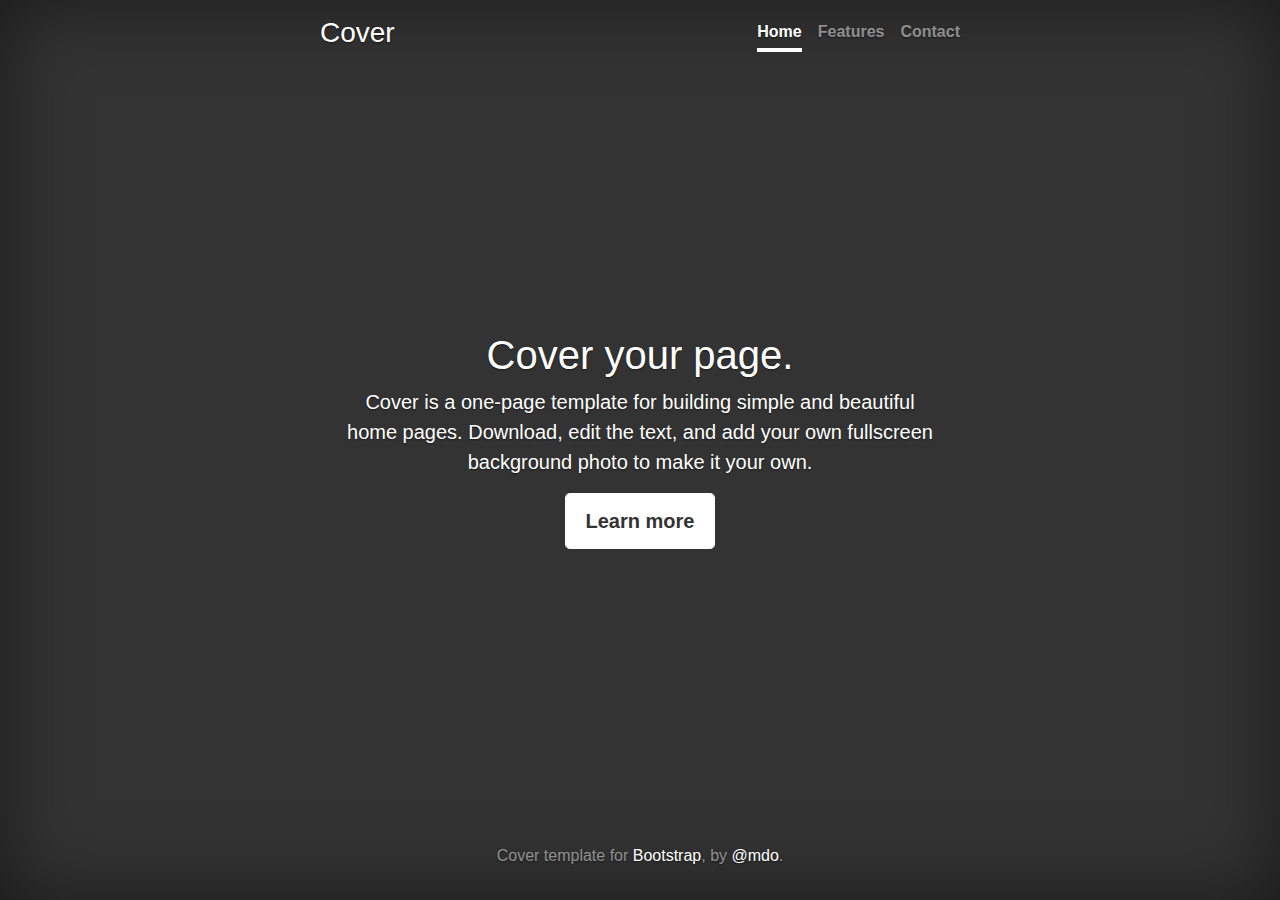
<file: docs/4.0/examples/cover/index.html>
<!doctype html>
<html lang="en">
  <head>
    <meta charset="utf-8">
    <meta name="viewport" content="width=device-width, initial-scale=1, shrink-to-fit=no">
    <meta name="description" content="">
    <meta name="author" content="">
    <link rel="icon" href="../../../../favicon.ico">

    <title>Cover Template for Bootstrap</title>

    <!-- Bootstrap core CSS -->
    <link href="../../../../dist/css/bootstrap.min.css" rel="stylesheet">

    <!-- Custom styles for this template -->
    <link href="cover.css" rel="stylesheet">
  </head>

  <body class="text-center">

    <div class="cover-container d-flex h-100 p-3 mx-auto flex-column">
      <header class="masthead mb-auto">
        <div class="inner">
          <h3 class="masthead-brand">Cover</h3>
          <nav class="nav nav-masthead justify-content-center">
            <a class="nav-link active" href="#">Home</a>
            <a class="nav-link" href="#">Features</a>
            <a class="nav-link" href="#">Contact</a>
          </nav>
        </div>
      </header>

      <main role="main" class="inner cover">
        <h1 class="cover-heading">Cover your page.</h1>
        <p class="lead">Cover is a one-page template for building simple and beautiful home pages. Download, edit the text, and add your own fullscreen background photo to make it your own.</p>
        <p class="lead">
          <a href="#" class="btn btn-lg btn-secondary">Learn more</a>
        </p>
      </main>

      <footer class="mastfoot mt-auto">
        <div class="inner">
          <p>Cover template for <a href="https://getbootstrap.com/">Bootstrap</a>, by <a href="https://twitter.com/mdo">@mdo</a>.</p>
        </div>
      </footer>
    </div>


    <!-- Bootstrap core JavaScript
    ================================================== -->
    <!-- Placed at the end of the document so the pages load faster -->
    <script src="https://code.jquery.com/jquery-3.2.1.slim.min.js" integrity="sha384-KJ3o2DKtIkvYIK3UENzmM7KCkRr/rE9/Qpg6aAZGJwFDMVNA/GpGFF93hXpG5KkN" crossorigin="anonymous"></script>
    <script>window.jQuery || document.write('<script src="../../../../assets/js/vendor/jquery-slim.min.js"><\/script>')</script>
    <script src="../../../../assets/js/vendor/popper.min.js"></script>
    <script src="../../../../dist/js/bootstrap.min.js"></script>
  </body>
</html>
</file>
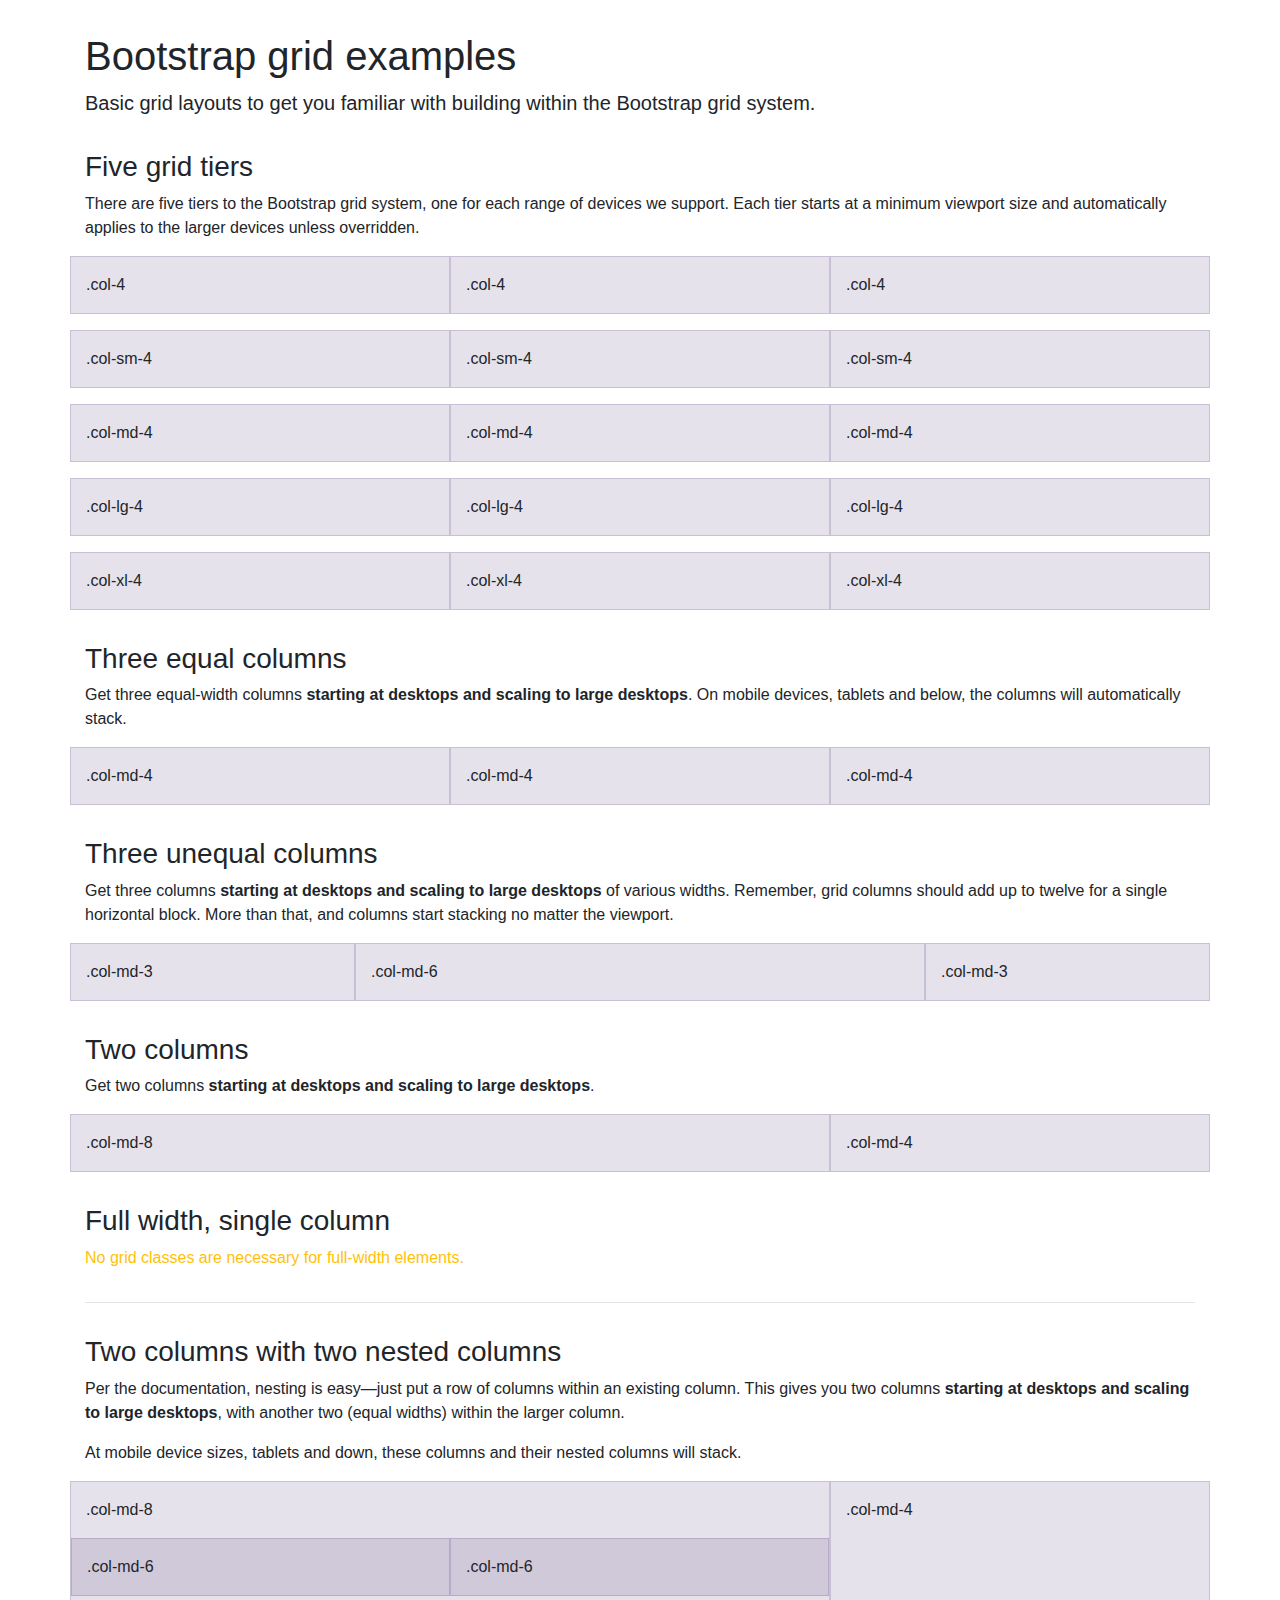
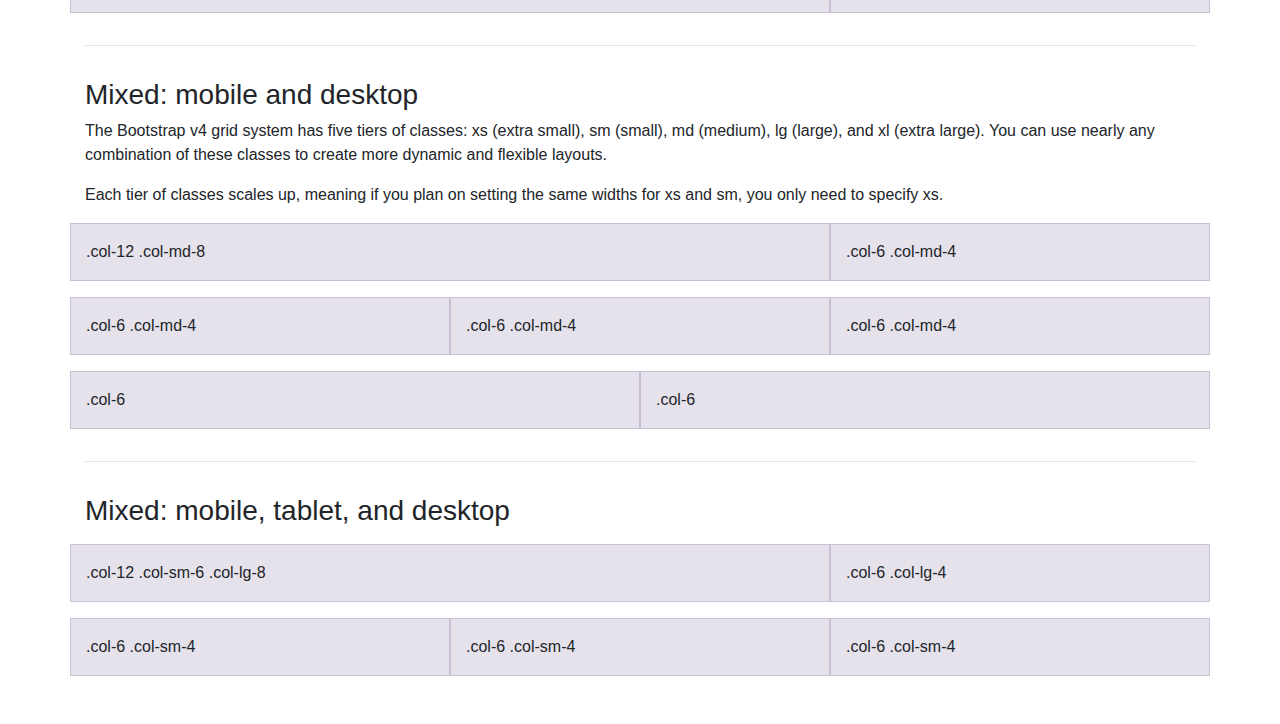
<file: docs/4.0/examples/grid/index.html>
<!doctype html>
<html lang="en">
  <head>
    <meta charset="utf-8">
    <meta name="viewport" content="width=device-width, initial-scale=1, shrink-to-fit=no">
    <meta name="description" content="">
    <meta name="author" content="">
    <link rel="icon" href="../../../../favicon.ico">

    <title>Grid Template for Bootstrap</title>

    <!-- Bootstrap core CSS -->
    <link href="../../../../dist/css/bootstrap.min.css" rel="stylesheet">

    <!-- Custom styles for this template -->
    <link href="grid.css" rel="stylesheet">
  </head>

  <body>
    <div class="container">

      <h1>Bootstrap grid examples</h1>
      <p class="lead">Basic grid layouts to get you familiar with building within the Bootstrap grid system.</p>

      <h3>Five grid tiers</h3>
      <p>There are five tiers to the Bootstrap grid system, one for each range of devices we support. Each tier starts at a minimum viewport size and automatically applies to the larger devices unless overridden.</p>

      <div class="row">
        <div class="col-4">.col-4</div>
        <div class="col-4">.col-4</div>
        <div class="col-4">.col-4</div>
      </div>

      <div class="row">
        <div class="col-sm-4">.col-sm-4</div>
        <div class="col-sm-4">.col-sm-4</div>
        <div class="col-sm-4">.col-sm-4</div>
      </div>

      <div class="row">
        <div class="col-md-4">.col-md-4</div>
        <div class="col-md-4">.col-md-4</div>
        <div class="col-md-4">.col-md-4</div>
      </div>

      <div class="row">
        <div class="col-lg-4">.col-lg-4</div>
        <div class="col-lg-4">.col-lg-4</div>
        <div class="col-lg-4">.col-lg-4</div>
      </div>

      <div class="row">
        <div class="col-xl-4">.col-xl-4</div>
        <div class="col-xl-4">.col-xl-4</div>
        <div class="col-xl-4">.col-xl-4</div>
      </div>

      <h3>Three equal columns</h3>
      <p>Get three equal-width columns <strong>starting at desktops and scaling to large desktops</strong>. On mobile devices, tablets and below, the columns will automatically stack.</p>
      <div class="row">
        <div class="col-md-4">.col-md-4</div>
        <div class="col-md-4">.col-md-4</div>
        <div class="col-md-4">.col-md-4</div>
      </div>

      <h3>Three unequal columns</h3>
      <p>Get three columns <strong>starting at desktops and scaling to large desktops</strong> of various widths. Remember, grid columns should add up to twelve for a single horizontal block. More than that, and columns start stacking no matter the viewport.</p>
      <div class="row">
        <div class="col-md-3">.col-md-3</div>
        <div class="col-md-6">.col-md-6</div>
        <div class="col-md-3">.col-md-3</div>
      </div>

      <h3>Two columns</h3>
      <p>Get two columns <strong>starting at desktops and scaling to large desktops</strong>.</p>
      <div class="row">
        <div class="col-md-8">.col-md-8</div>
        <div class="col-md-4">.col-md-4</div>
      </div>

      <h3>Full width, single column</h3>
      <p class="text-warning">No grid classes are necessary for full-width elements.</p>

      <hr>

      <h3>Two columns with two nested columns</h3>
      <p>Per the documentation, nesting is easy—just put a row of columns within an existing column. This gives you two columns <strong>starting at desktops and scaling to large desktops</strong>, with another two (equal widths) within the larger column.</p>
      <p>At mobile device sizes, tablets and down, these columns and their nested columns will stack.</p>
      <div class="row">
        <div class="col-md-8">
          .col-md-8
          <div class="row">
            <div class="col-md-6">.col-md-6</div>
            <div class="col-md-6">.col-md-6</div>
          </div>
        </div>
        <div class="col-md-4">.col-md-4</div>
      </div>

      <hr>

      <h3>Mixed: mobile and desktop</h3>
      <p>The Bootstrap v4 grid system has five tiers of classes: xs (extra small), sm (small), md (medium), lg (large), and xl (extra large). You can use nearly any combination of these classes to create more dynamic and flexible layouts.</p>
      <p>Each tier of classes scales up, meaning if you plan on setting the same widths for xs and sm, you only need to specify xs.</p>
      <div class="row">
        <div class="col-12 col-md-8">.col-12 .col-md-8</div>
        <div class="col-6 col-md-4">.col-6 .col-md-4</div>
      </div>
      <div class="row">
        <div class="col-6 col-md-4">.col-6 .col-md-4</div>
        <div class="col-6 col-md-4">.col-6 .col-md-4</div>
        <div class="col-6 col-md-4">.col-6 .col-md-4</div>
      </div>
      <div class="row">
        <div class="col-6">.col-6</div>
        <div class="col-6">.col-6</div>
      </div>

      <hr>

      <h3>Mixed: mobile, tablet, and desktop</h3>
      <p></p>
      <div class="row">
        <div class="col-12 col-sm-6 col-lg-8">.col-12 .col-sm-6 .col-lg-8</div>
        <div class="col-6 col-lg-4">.col-6 .col-lg-4</div>
      </div>
      <div class="row">
        <div class="col-6 col-sm-4">.col-6 .col-sm-4</div>
        <div class="col-6 col-sm-4">.col-6 .col-sm-4</div>
        <div class="col-6 col-sm-4">.col-6 .col-sm-4</div>
      </div>

    </div> <!-- /container -->
  </body>
</html>
</file>
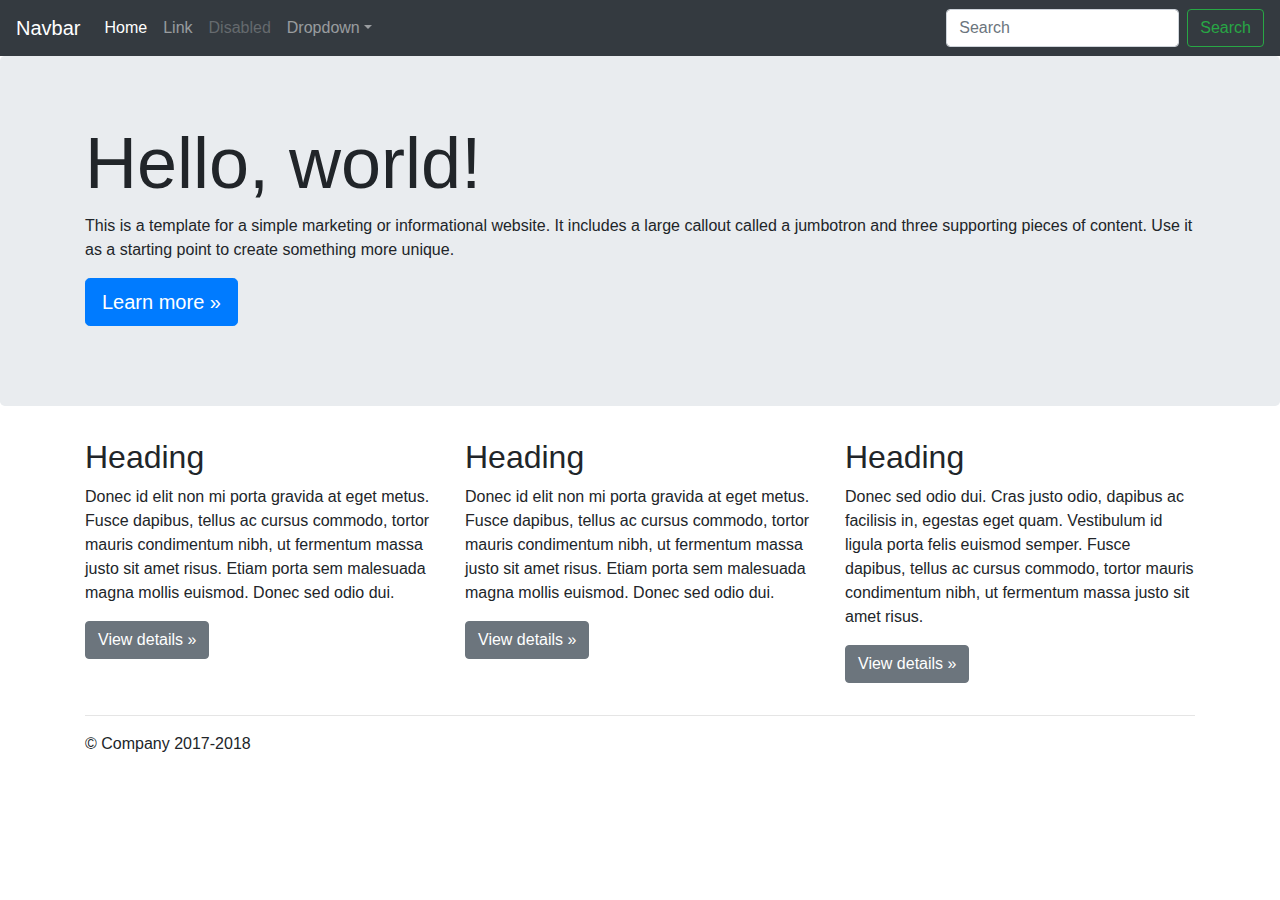
<file: docs/4.0/examples/jumbotron/index.html>
<!doctype html>
<html lang="en">
  <head>
    <meta charset="utf-8">
    <meta name="viewport" content="width=device-width, initial-scale=1, shrink-to-fit=no">
    <meta name="description" content="">
    <meta name="author" content="">
    <link rel="icon" href="../../../../favicon.ico">

    <title>Jumbotron Template for Bootstrap</title>

    <!-- Bootstrap core CSS -->
    <link href="../../../../dist/css/bootstrap.min.css" rel="stylesheet">

    <!-- Custom styles for this template -->
    <link href="jumbotron.css" rel="stylesheet">
  </head>

  <body>

    <nav class="navbar navbar-expand-md navbar-dark fixed-top bg-dark">
      <a class="navbar-brand" href="#">Navbar</a>
      <button class="navbar-toggler" type="button" data-toggle="collapse" data-target="#navbarsExampleDefault" aria-controls="navbarsExampleDefault" aria-expanded="false" aria-label="Toggle navigation">
        <span class="navbar-toggler-icon"></span>
      </button>

      <div class="collapse navbar-collapse" id="navbarsExampleDefault">
        <ul class="navbar-nav mr-auto">
          <li class="nav-item active">
            <a class="nav-link" href="#">Home <span class="sr-only">(current)</span></a>
          </li>
          <li class="nav-item">
            <a class="nav-link" href="#">Link</a>
          </li>
          <li class="nav-item">
            <a class="nav-link disabled" href="#">Disabled</a>
          </li>
          <li class="nav-item dropdown">
            <a class="nav-link dropdown-toggle" href="http://example.com" id="dropdown01" data-toggle="dropdown" aria-haspopup="true" aria-expanded="false">Dropdown</a>
            <div class="dropdown-menu" aria-labelledby="dropdown01">
              <a class="dropdown-item" href="#">Action</a>
              <a class="dropdown-item" href="#">Another action</a>
              <a class="dropdown-item" href="#">Something else here</a>
            </div>
          </li>
        </ul>
        <form class="form-inline my-2 my-lg-0">
          <input class="form-control mr-sm-2" type="text" placeholder="Search" aria-label="Search">
          <button class="btn btn-outline-success my-2 my-sm-0" type="submit">Search</button>
        </form>
      </div>
    </nav>

    <main role="main">

      <!-- Main jumbotron for a primary marketing message or call to action -->
      <div class="jumbotron">
        <div class="container">
          <h1 class="display-3">Hello, world!</h1>
          <p>This is a template for a simple marketing or informational website. It includes a large callout called a jumbotron and three supporting pieces of content. Use it as a starting point to create something more unique.</p>
          <p><a class="btn btn-primary btn-lg" href="#" role="button">Learn more &raquo;</a></p>
        </div>
      </div>

      <div class="container">
        <!-- Example row of columns -->
        <div class="row">
          <div class="col-md-4">
            <h2>Heading</h2>
            <p>Donec id elit non mi porta gravida at eget metus. Fusce dapibus, tellus ac cursus commodo, tortor mauris condimentum nibh, ut fermentum massa justo sit amet risus. Etiam porta sem malesuada magna mollis euismod. Donec sed odio dui. </p>
            <p><a class="btn btn-secondary" href="#" role="button">View details &raquo;</a></p>
          </div>
          <div class="col-md-4">
            <h2>Heading</h2>
            <p>Donec id elit non mi porta gravida at eget metus. Fusce dapibus, tellus ac cursus commodo, tortor mauris condimentum nibh, ut fermentum massa justo sit amet risus. Etiam porta sem malesuada magna mollis euismod. Donec sed odio dui. </p>
            <p><a class="btn btn-secondary" href="#" role="button">View details &raquo;</a></p>
          </div>
          <div class="col-md-4">
            <h2>Heading</h2>
            <p>Donec sed odio dui. Cras justo odio, dapibus ac facilisis in, egestas eget quam. Vestibulum id ligula porta felis euismod semper. Fusce dapibus, tellus ac cursus commodo, tortor mauris condimentum nibh, ut fermentum massa justo sit amet risus.</p>
            <p><a class="btn btn-secondary" href="#" role="button">View details &raquo;</a></p>
          </div>
        </div>

        <hr>

      </div> <!-- /container -->

    </main>

    <footer class="container">
      <p>&copy; Company 2017-2018</p>
    </footer>

    <!-- Bootstrap core JavaScript
    ================================================== -->
    <!-- Placed at the end of the document so the pages load faster -->
    <script src="https://code.jquery.com/jquery-3.2.1.slim.min.js" integrity="sha384-KJ3o2DKtIkvYIK3UENzmM7KCkRr/rE9/Qpg6aAZGJwFDMVNA/GpGFF93hXpG5KkN" crossorigin="anonymous"></script>
    <script>window.jQuery || document.write('<script src="../../../../assets/js/vendor/jquery-slim.min.js"><\/script>')</script>
    <script src="../../../../assets/js/vendor/popper.min.js"></script>
    <script src="../../../../dist/js/bootstrap.min.js"></script>
  </body>
</html>
</file>
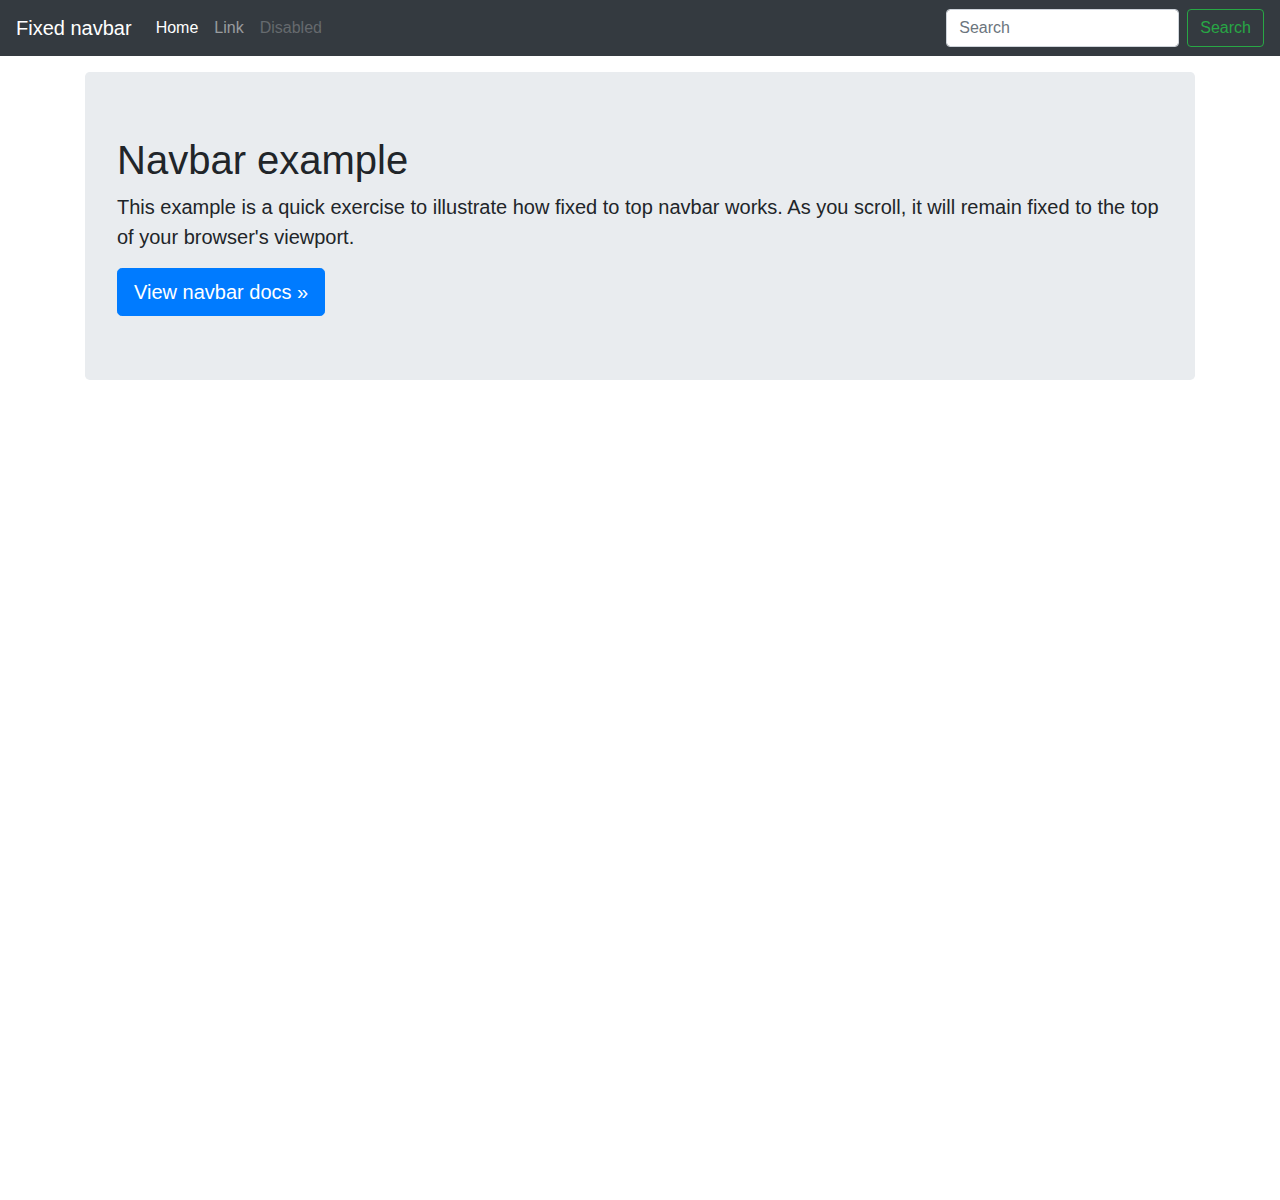
<file: docs/4.0/examples/navbar-fixed/index.html>
<!doctype html>
<html lang="en">
  <head>
    <meta charset="utf-8">
    <meta name="viewport" content="width=device-width, initial-scale=1, shrink-to-fit=no">
    <meta name="description" content="">
    <meta name="author" content="">
    <link rel="icon" href="../../../../favicon.ico">

    <title>Fixed top navbar example for Bootstrap</title>

    <!-- Bootstrap core CSS -->
    <link href="../../../../dist/css/bootstrap.min.css" rel="stylesheet">

    <!-- Custom styles for this template -->
    <link href="navbar-top-fixed.css" rel="stylesheet">
  </head>

  <body>

    <nav class="navbar navbar-expand-md navbar-dark fixed-top bg-dark">
      <a class="navbar-brand" href="#">Fixed navbar</a>
      <button class="navbar-toggler" type="button" data-toggle="collapse" data-target="#navbarCollapse" aria-controls="navbarCollapse" aria-expanded="false" aria-label="Toggle navigation">
        <span class="navbar-toggler-icon"></span>
      </button>
      <div class="collapse navbar-collapse" id="navbarCollapse">
        <ul class="navbar-nav mr-auto">
          <li class="nav-item active">
            <a class="nav-link" href="#">Home <span class="sr-only">(current)</span></a>
          </li>
          <li class="nav-item">
            <a class="nav-link" href="#">Link</a>
          </li>
          <li class="nav-item">
            <a class="nav-link disabled" href="#">Disabled</a>
          </li>
        </ul>
        <form class="form-inline mt-2 mt-md-0">
          <input class="form-control mr-sm-2" type="text" placeholder="Search" aria-label="Search">
          <button class="btn btn-outline-success my-2 my-sm-0" type="submit">Search</button>
        </form>
      </div>
    </nav>

    <main role="main" class="container">
      <div class="jumbotron">
        <h1>Navbar example</h1>
        <p class="lead">This example is a quick exercise to illustrate how fixed to top navbar works. As you scroll, it will remain fixed to the top of your browser's viewport.</p>
        <a class="btn btn-lg btn-primary" href="../../components/navbar/" role="button">View navbar docs &raquo;</a>
      </div>
    </main>

    <!-- Bootstrap core JavaScript
    ================================================== -->
    <!-- Placed at the end of the document so the pages load faster -->
    <script src="https://code.jquery.com/jquery-3.2.1.slim.min.js" integrity="sha384-KJ3o2DKtIkvYIK3UENzmM7KCkRr/rE9/Qpg6aAZGJwFDMVNA/GpGFF93hXpG5KkN" crossorigin="anonymous"></script>
    <script>window.jQuery || document.write('<script src="../../../../assets/js/vendor/jquery-slim.min.js"><\/script>')</script>
    <script src="../../../../assets/js/vendor/popper.min.js"></script>
    <script src="../../../../dist/js/bootstrap.min.js"></script>
  </body>
</html>
</file>
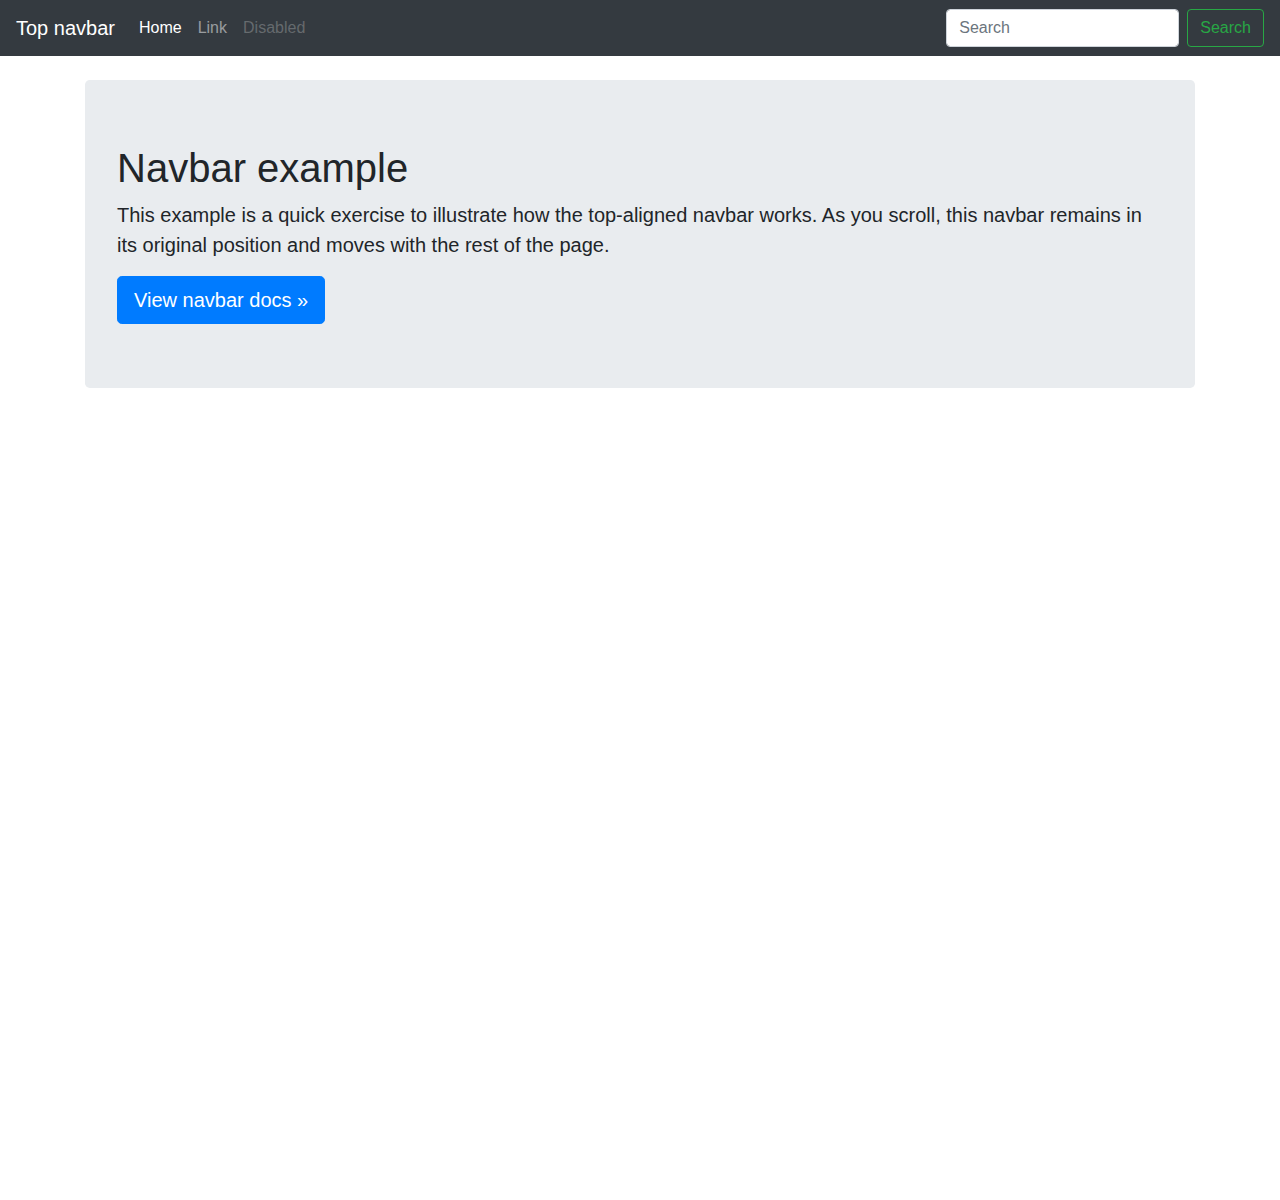
<file: docs/4.0/examples/navbar-static/index.html>
<!doctype html>
<html lang="en">
  <head>
    <meta charset="utf-8">
    <meta name="viewport" content="width=device-width, initial-scale=1, shrink-to-fit=no">
    <meta name="description" content="">
    <meta name="author" content="">
    <link rel="icon" href="../../../../favicon.ico">

    <title>Top navbar example for Bootstrap</title>

    <!-- Bootstrap core CSS -->
    <link href="../../../../dist/css/bootstrap.min.css" rel="stylesheet">

    <!-- Custom styles for this template -->
    <link href="navbar-top.css" rel="stylesheet">
  </head>

  <body>

    <nav class="navbar navbar-expand-md navbar-dark bg-dark mb-4">
      <a class="navbar-brand" href="#">Top navbar</a>
      <button class="navbar-toggler" type="button" data-toggle="collapse" data-target="#navbarCollapse" aria-controls="navbarCollapse" aria-expanded="false" aria-label="Toggle navigation">
        <span class="navbar-toggler-icon"></span>
      </button>
      <div class="collapse navbar-collapse" id="navbarCollapse">
        <ul class="navbar-nav mr-auto">
          <li class="nav-item active">
            <a class="nav-link" href="#">Home <span class="sr-only">(current)</span></a>
          </li>
          <li class="nav-item">
            <a class="nav-link" href="#">Link</a>
          </li>
          <li class="nav-item">
            <a class="nav-link disabled" href="#">Disabled</a>
          </li>
        </ul>
        <form class="form-inline mt-2 mt-md-0">
          <input class="form-control mr-sm-2" type="text" placeholder="Search" aria-label="Search">
          <button class="btn btn-outline-success my-2 my-sm-0" type="submit">Search</button>
        </form>
      </div>
    </nav>

    <main role="main" class="container">
      <div class="jumbotron">
        <h1>Navbar example</h1>
        <p class="lead">This example is a quick exercise to illustrate how the top-aligned navbar works. As you scroll, this navbar remains in its original position and moves with the rest of the page.</p>
        <a class="btn btn-lg btn-primary" href="../../components/navbar/" role="button">View navbar docs &raquo;</a>
      </div>
    </main>

    <!-- Bootstrap core JavaScript
    ================================================== -->
    <!-- Placed at the end of the document so the pages load faster -->
    <script src="https://code.jquery.com/jquery-3.2.1.slim.min.js" integrity="sha384-KJ3o2DKtIkvYIK3UENzmM7KCkRr/rE9/Qpg6aAZGJwFDMVNA/GpGFF93hXpG5KkN" crossorigin="anonymous"></script>
    <script>window.jQuery || document.write('<script src="../../../../assets/js/vendor/jquery-slim.min.js"><\/script>')</script>
    <script src="../../../../assets/js/vendor/popper.min.js"></script>
    <script src="../../../../dist/js/bootstrap.min.js"></script>
  </body>
</html>
</file>
<file: docs/4.0/examples/album/album.css>
:root {
  --jumbotron-padding-y: 3rem;
}

.jumbotron {
  padding-top: var(--jumbotron-padding-y);
  padding-bottom: var(--jumbotron-padding-y);
  margin-bottom: 0;
  background-color: #fff;
}
@media (min-width: 768px) {
  .jumbotron {
    padding-top: calc(var(--jumbotron-padding-y) * 2);
    padding-bottom: calc(var(--jumbotron-padding-y) * 2);
  }
}

.jumbotron p:last-child {
  margin-bottom: 0;
}

.jumbotron-heading {
  font-weight: 300;
}

.jumbotron .container {
  max-width: 40rem;
}

footer {
  padding-top: 3rem;
  padding-bottom: 3rem;
}

footer p {
  margin-bottom: .25rem;
}

.box-shadow { box-shadow: 0 .25rem .75rem rgba(0, 0, 0, .05); }
</file>
<file: docs/4.0/examples/blog/blog.css>
/* stylelint-disable selector-list-comma-newline-after */

.blog-header {
  line-height: 1;
  border-bottom: 1px solid #e5e5e5;
}

.blog-header-logo {
  font-family: "Playfair Display", Georgia, "Times New Roman", serif;
  font-size: 2.25rem;
}

.blog-header-logo:hover {
  text-decoration: none;
}

h1, h2, h3, h4, h5, h6 {
  font-family: "Playfair Display", Georgia, "Times New Roman", serif;
}

.display-4 {
  font-size: 2.5rem;
}
@media (min-width: 768px) {
  .display-4 {
    font-size: 3rem;
  }
}

.nav-scroller {
  position: relative;
  z-index: 2;
  height: 2.75rem;
  overflow-y: hidden;
}

.nav-scroller .nav {
  display: -webkit-box;
  display: -ms-flexbox;
  display: flex;
  -ms-flex-wrap: nowrap;
  flex-wrap: nowrap;
  padding-bottom: 1rem;
  margin-top: -1px;
  overflow-x: auto;
  text-align: center;
  white-space: nowrap;
  -webkit-overflow-scrolling: touch;
}

.nav-scroller .nav-link {
  padding-top: .75rem;
  padding-bottom: .75rem;
  font-size: .875rem;
}

.card-img-right {
  height: 100%;
  border-radius: 0 3px 3px 0;
}

.flex-auto {
  -ms-flex: 0 0 auto;
  -webkit-box-flex: 0;
  flex: 0 0 auto;
}

.h-250 { height: 250px; }
@media (min-width: 768px) {
  .h-md-250 { height: 250px; }
}

.border-top { border-top: 1px solid #e5e5e5; }
.border-bottom { border-bottom: 1px solid #e5e5e5; }

.box-shadow { box-shadow: 0 .25rem .75rem rgba(0, 0, 0, .05); }

/*
 * Blog name and description
 */
.blog-title {
  margin-bottom: 0;
  font-size: 2rem;
  font-weight: 400;
}
.blog-description {
  font-size: 1.1rem;
  color: #999;
}

@media (min-width: 40em) {
  .blog-title {
    font-size: 3.5rem;
  }
}

/* Pagination */
.blog-pagination {
  margin-bottom: 4rem;
}
.blog-pagination > .btn {
  border-radius: 2rem;
}

/*
 * Blog posts
 */
.blog-post {
  margin-bottom: 4rem;
}
.blog-post-title {
  margin-bottom: .25rem;
  font-size: 2.5rem;
}
.blog-post-meta {
  margin-bottom: 1.25rem;
  color: #999;
}

/*
 * Footer
 */
.blog-footer {
  padding: 2.5rem 0;
  color: #999;
  text-align: center;
  background-color: #f9f9f9;
  border-top: .05rem solid #e5e5e5;
}
.blog-footer p:last-child {
  margin-bottom: 0;
}
</file>
<file: docs/4.0/examples/carousel/carousel.css>
/* GLOBAL STYLES
-------------------------------------------------- */
/* Padding below the footer and lighter body text */

body {
  padding-top: 3rem;
  padding-bottom: 3rem;
  color: #5a5a5a;
}


/* CUSTOMIZE THE CAROUSEL
-------------------------------------------------- */

/* Carousel base class */
.carousel {
  margin-bottom: 4rem;
}
/* Since positioning the image, we need to help out the caption */
.carousel-caption {
  bottom: 3rem;
  z-index: 10;
}

/* Declare heights because of positioning of img element */
.carousel-item {
  height: 32rem;
  background-color: #777;
}
.carousel-item > img {
  position: absolute;
  top: 0;
  left: 0;
  min-width: 100%;
  height: 32rem;
}


/* MARKETING CONTENT
-------------------------------------------------- */

/* Center align the text within the three columns below the carousel */
.marketing .col-lg-4 {
  margin-bottom: 1.5rem;
  text-align: center;
}
.marketing h2 {
  font-weight: 400;
}
.marketing .col-lg-4 p {
  margin-right: .75rem;
  margin-left: .75rem;
}


/* Featurettes
------------------------- */

.featurette-divider {
  margin: 5rem 0; /* Space out the Bootstrap <hr> more */
}

/* Thin out the marketing headings */
.featurette-heading {
  font-weight: 300;
  line-height: 1;
  letter-spacing: -.05rem;
}


/* RESPONSIVE CSS
-------------------------------------------------- */

@media (min-width: 40em) {
  /* Bump up size of carousel content */
  .carousel-caption p {
    margin-bottom: 1.25rem;
    font-size: 1.25rem;
    line-height: 1.4;
  }

  .featurette-heading {
    font-size: 50px;
  }
}

@media (min-width: 62em) {
  .featurette-heading {
    margin-top: 7rem;
  }
}
</file>
<file: docs/4.0/examples/cover/cover.css>
/*
 * Globals
 */

/* Links */
a,
a:focus,
a:hover {
  color: #fff;
}

/* Custom default button */
.btn-secondary,
.btn-secondary:hover,
.btn-secondary:focus {
  color: #333;
  text-shadow: none; /* Prevent inheritance from `body` */
  background-color: #fff;
  border: .05rem solid #fff;
}


/*
 * Base structure
 */

html,
body {
  height: 100%;
  background-color: #333;
}

body {
  display: -ms-flexbox;
  display: -webkit-box;
  display: flex;
  -ms-flex-pack: center;
  -webkit-box-pack: center;
  justify-content: center;
  color: #fff;
  text-shadow: 0 .05rem .1rem rgba(0, 0, 0, .5);
  box-shadow: inset 0 0 5rem rgba(0, 0, 0, .5);
}

.cover-container {
  max-width: 42em;
}


/*
 * Header
 */
.masthead {
  margin-bottom: 2rem;
}

.masthead-brand {
  margin-bottom: 0;
}

.nav-masthead .nav-link {
  padding: .25rem 0;
  font-weight: 700;
  color: rgba(255, 255, 255, .5);
  background-color: transparent;
  border-bottom: .25rem solid transparent;
}

.nav-masthead .nav-link:hover,
.nav-masthead .nav-link:focus {
  border-bottom-color: rgba(255, 255, 255, .25);
}

.nav-masthead .nav-link + .nav-link {
  margin-left: 1rem;
}

.nav-masthead .active {
  color: #fff;
  border-bottom-color: #fff;
}

@media (min-width: 48em) {
  .masthead-brand {
    float: left;
  }
  .nav-masthead {
    float: right;
  }
}


/*
 * Cover
 */
.cover {
  padding: 0 1.5rem;
}
.cover .btn-lg {
  padding: .75rem 1.25rem;
  font-weight: 700;
}


/*
 * Footer
 */
.mastfoot {
  color: rgba(255, 255, 255, .5);
}
</file>
<file: docs/4.0/examples/grid/grid.css>
body {
  padding-top: 2rem;
  padding-bottom: 2rem;
}

h3 {
  margin-top: 2rem;
}

.row {
  margin-bottom: 1rem;
}
.row .row {
  margin-top: 1rem;
  margin-bottom: 0;
}
[class*="col-"] {
  padding-top: 1rem;
  padding-bottom: 1rem;
  background-color: rgba(86, 61, 124, .15);
  border: 1px solid rgba(86, 61, 124, .2);
}

hr {
  margin-top: 2rem;
  margin-bottom: 2rem;
}
</file>
<file: docs/4.0/examples/jumbotron/jumbotron.css>
/* Move down content because we have a fixed navbar that is 3.5rem tall */
body {
  padding-top: 3.5rem;
}
</file>
<file: docs/4.0/examples/navbar-fixed/navbar-top-fixed.css>
/* Show it is fixed to the top */
body {
  min-height: 75rem;
  padding-top: 4.5rem;
}
</file>
<file: docs/4.0/examples/navbar-static/navbar-top.css>
/* Show it's not fixed to the top */
body {
  min-height: 75rem;
}
</file>
<file: js/tests/vendor/qunit.css>
/*!
 * QUnit 2.4.1
 * https://qunitjs.com/
 *
 * Copyright jQuery Foundation and other contributors
 * Released under the MIT license
 * https://jquery.org/license
 *
 * Date: 2017-10-22T05:12Z
 */

/** Font Family and Sizes */

#qunit-tests, #qunit-header, #qunit-banner, #qunit-testrunner-toolbar, #qunit-filteredTest, #qunit-userAgent, #qunit-testresult {
	font-family: "Helvetica Neue Light", "HelveticaNeue-Light", "Helvetica Neue", Calibri, Helvetica, Arial, sans-serif;
}

#qunit-testrunner-toolbar, #qunit-filteredTest, #qunit-userAgent, #qunit-testresult, #qunit-tests li { font-size: small; }
#qunit-tests { font-size: smaller; }


/** Resets */

#qunit-tests, #qunit-header, #qunit-banner, #qunit-filteredTest, #qunit-userAgent, #qunit-testresult, #qunit-modulefilter {
	margin: 0;
	padding: 0;
}


/** Header (excluding toolbar) */

#qunit-header {
	padding: 0.5em 0 0.5em 1em;

	color: #8699A4;
	background-color: #0D3349;

	font-size: 1.5em;
	line-height: 1em;
	font-weight: 400;

	border-radius: 5px 5px 0 0;
}

#qunit-header a {
	text-decoration: none;
	color: #C2CCD1;
}

#qunit-header a:hover,
#qunit-header a:focus {
	color: #FFF;
}

#qunit-banner {
	height: 5px;
}

#qunit-filteredTest {
	padding: 0.5em 1em 0.5em 1em;
	color: #366097;
	background-color: #F4FF77;
}

#qunit-userAgent {
	padding: 0.5em 1em 0.5em 1em;
	color: #FFF;
	background-color: #2B81AF;
	text-shadow: rgba(0, 0, 0, 0.5) 2px 2px 1px;
}


/** Toolbar */

#qunit-testrunner-toolbar {
	padding: 0.5em 1em 0.5em 1em;
	color: #5E740B;
	background-color: #EEE;
}

#qunit-testrunner-toolbar .clearfix {
	height: 0;
	clear: both;
}

#qunit-testrunner-toolbar label {
	display: inline-block;
}

#qunit-testrunner-toolbar input[type=checkbox],
#qunit-testrunner-toolbar input[type=radio] {
	margin: 3px;
	vertical-align: -2px;
}

#qunit-testrunner-toolbar input[type=text] {
	box-sizing: border-box;
	height: 1.6em;
}

.qunit-url-config,
.qunit-filter,
#qunit-modulefilter {
	display: inline-block;
	line-height: 2.1em;
}

.qunit-filter,
#qunit-modulefilter {
	float: right;
	position: relative;
	margin-left: 1em;
}

.qunit-url-config label {
	margin-right: 0.5em;
}

#qunit-modulefilter-search {
	box-sizing: border-box;
	width: 400px;
}

#qunit-modulefilter-search-container:after {
	position: absolute;
	right: 0.3em;
	content: "\25bc";
	color: black;
}

#qunit-modulefilter-dropdown {
	/* align with #qunit-modulefilter-search */
	box-sizing: border-box;
	width: 400px;
	position: absolute;
	right: 0;
	top: 50%;
	margin-top: 0.8em;

	border: 1px solid #D3D3D3;
	border-top: none;
	border-radius: 0 0 .25em .25em;
	color: #000;
	background-color: #F5F5F5;
	z-index: 99;
}

#qunit-modulefilter-dropdown a {
	color: inherit;
	text-decoration: none;
}

#qunit-modulefilter-dropdown .clickable.checked {
	font-weight: bold;
	color: #000;
	background-color: #D2E0E6;
}

#qunit-modulefilter-dropdown .clickable:hover {
	color: #FFF;
	background-color: #0D3349;
}

#qunit-modulefilter-actions {
	display: block;
	overflow: auto;

	/* align with #qunit-modulefilter-dropdown-list */
	font: smaller/1.5em sans-serif;
}

#qunit-modulefilter-dropdown #qunit-modulefilter-actions > * {
	box-sizing: border-box;
	max-height: 2.8em;
	display: block;
	padding: 0.4em;
}

#qunit-modulefilter-dropdown #qunit-modulefilter-actions > button {
	float: right;
	font: inherit;
}

#qunit-modulefilter-dropdown #qunit-modulefilter-actions > :last-child {
	/* insert padding to align with checkbox margins */
	padding-left: 3px;
}

#qunit-modulefilter-dropdown-list {
	max-height: 200px;
	overflow-y: auto;
	margin: 0;
	border-top: 2px groove threedhighlight;
	padding: 0.4em 0 0;
	font: smaller/1.5em sans-serif;
}

#qunit-modulefilter-dropdown-list li {
	white-space: nowrap;
	overflow: hidden;
	text-overflow: ellipsis;
}

#qunit-modulefilter-dropdown-list .clickable {
	display: block;
	padding-left: 0.15em;
}


/** Tests: Pass/Fail */

#qunit-tests {
	list-style-position: inside;
}

#qunit-tests li {
	padding: 0.4em 1em 0.4em 1em;
	border-bottom: 1px solid #FFF;
	list-style-position: inside;
}

#qunit-tests > li {
	display: none;
}

#qunit-tests li.running,
#qunit-tests li.pass,
#qunit-tests li.fail,
#qunit-tests li.skipped,
#qunit-tests li.aborted {
	display: list-item;
}

#qunit-tests.hidepass {
	position: relative;
}

#qunit-tests.hidepass li.running,
#qunit-tests.hidepass li.pass:not(.todo) {
	visibility: hidden;
	position: absolute;
	width:   0;
	height:  0;
	padding: 0;
	border:  0;
	margin:  0;
}

#qunit-tests li strong {
	cursor: pointer;
}

#qunit-tests li.skipped strong {
	cursor: default;
}

#qunit-tests li a {
	padding: 0.5em;
	color: #C2CCD1;
	text-decoration: none;
}

#qunit-tests li p a {
	padding: 0.25em;
	color: #6B6464;
}
#qunit-tests li a:hover,
#qunit-tests li a:focus {
	color: #000;
}

#qunit-tests li .runtime {
	float: right;
	font-size: smaller;
}

.qunit-assert-list {
	margin-top: 0.5em;
	padding: 0.5em;

	background-color: #FFF;

	border-radius: 5px;
}

.qunit-source {
	margin: 0.6em 0 0.3em;
}

.qunit-collapsed {
	display: none;
}

#qunit-tests table {
	border-collapse: collapse;
	margin-top: 0.2em;
}

#qunit-tests th {
	text-align: right;
	vertical-align: top;
	padding: 0 0.5em 0 0;
}

#qunit-tests td {
	vertical-align: top;
}

#qunit-tests pre {
	margin: 0;
	white-space: pre-wrap;
	word-wrap: break-word;
}

#qunit-tests del {
	color: #374E0C;
	background-color: #E0F2BE;
	text-decoration: none;
}

#qunit-tests ins {
	color: #500;
	background-color: #FFCACA;
	text-decoration: none;
}

/*** Test Counts */

#qunit-tests b.counts                       { color: #000; }
#qunit-tests b.passed                       { color: #5E740B; }
#qunit-tests b.failed                       { color: #710909; }

#qunit-tests li li {
	padding: 5px;
	background-color: #FFF;
	border-bottom: none;
	list-style-position: inside;
}

/*** Passing Styles */

#qunit-tests li li.pass {
	color: #3C510C;
	background-color: #FFF;
	border-left: 10px solid #C6E746;
}

#qunit-tests .pass                          { color: #528CE0; background-color: #D2E0E6; }
#qunit-tests .pass .test-name               { color: #366097; }

#qunit-tests .pass .test-actual,
#qunit-tests .pass .test-expected           { color: #999; }

#qunit-banner.qunit-pass                    { background-color: #C6E746; }

/*** Failing Styles */

#qunit-tests li li.fail {
	color: #710909;
	background-color: #FFF;
	border-left: 10px solid #EE5757;
	white-space: pre;
}

#qunit-tests > li:last-child {
	border-radius: 0 0 5px 5px;
}

#qunit-tests .fail                          { color: #000; background-color: #EE5757; }
#qunit-tests .fail .test-name,
#qunit-tests .fail .module-name             { color: #000; }

#qunit-tests .fail .test-actual             { color: #EE5757; }
#qunit-tests .fail .test-expected           { color: #008000; }

#qunit-banner.qunit-fail                    { background-color: #EE5757; }


/*** Aborted tests */
#qunit-tests .aborted { color: #000; background-color: orange; }
/*** Skipped tests */

#qunit-tests .skipped {
	background-color: #EBECE9;
}

#qunit-tests .qunit-todo-label,
#qunit-tests .qunit-skipped-label {
	background-color: #F4FF77;
	display: inline-block;
	font-style: normal;
	color: #366097;
	line-height: 1.8em;
	padding: 0 0.5em;
	margin: -0.4em 0.4em -0.4em 0;
}

#qunit-tests .qunit-todo-label {
	background-color: #EEE;
}

/** Result */

#qunit-testresult {
	color: #2B81AF;
	background-color: #D2E0E6;

	border-bottom: 1px solid #FFF;
}
#qunit-testresult .clearfix {
	height: 0;
	clear: both;
}
#qunit-testresult .module-name {
	font-weight: 700;
}
#qunit-testresult-display {
	padding: 0.5em 1em 0.5em 1em;
	width: 85%;
	float:left;
}
#qunit-testresult-controls {
	padding: 0.5em 1em 0.5em 1em;
  width: 10%;
	float:left;
}

/** Fixture */

#qunit-fixture {
	position: absolute;
	top: -10000px;
	left: -10000px;
	width: 1000px;
	height: 1000px;
}
</file>
